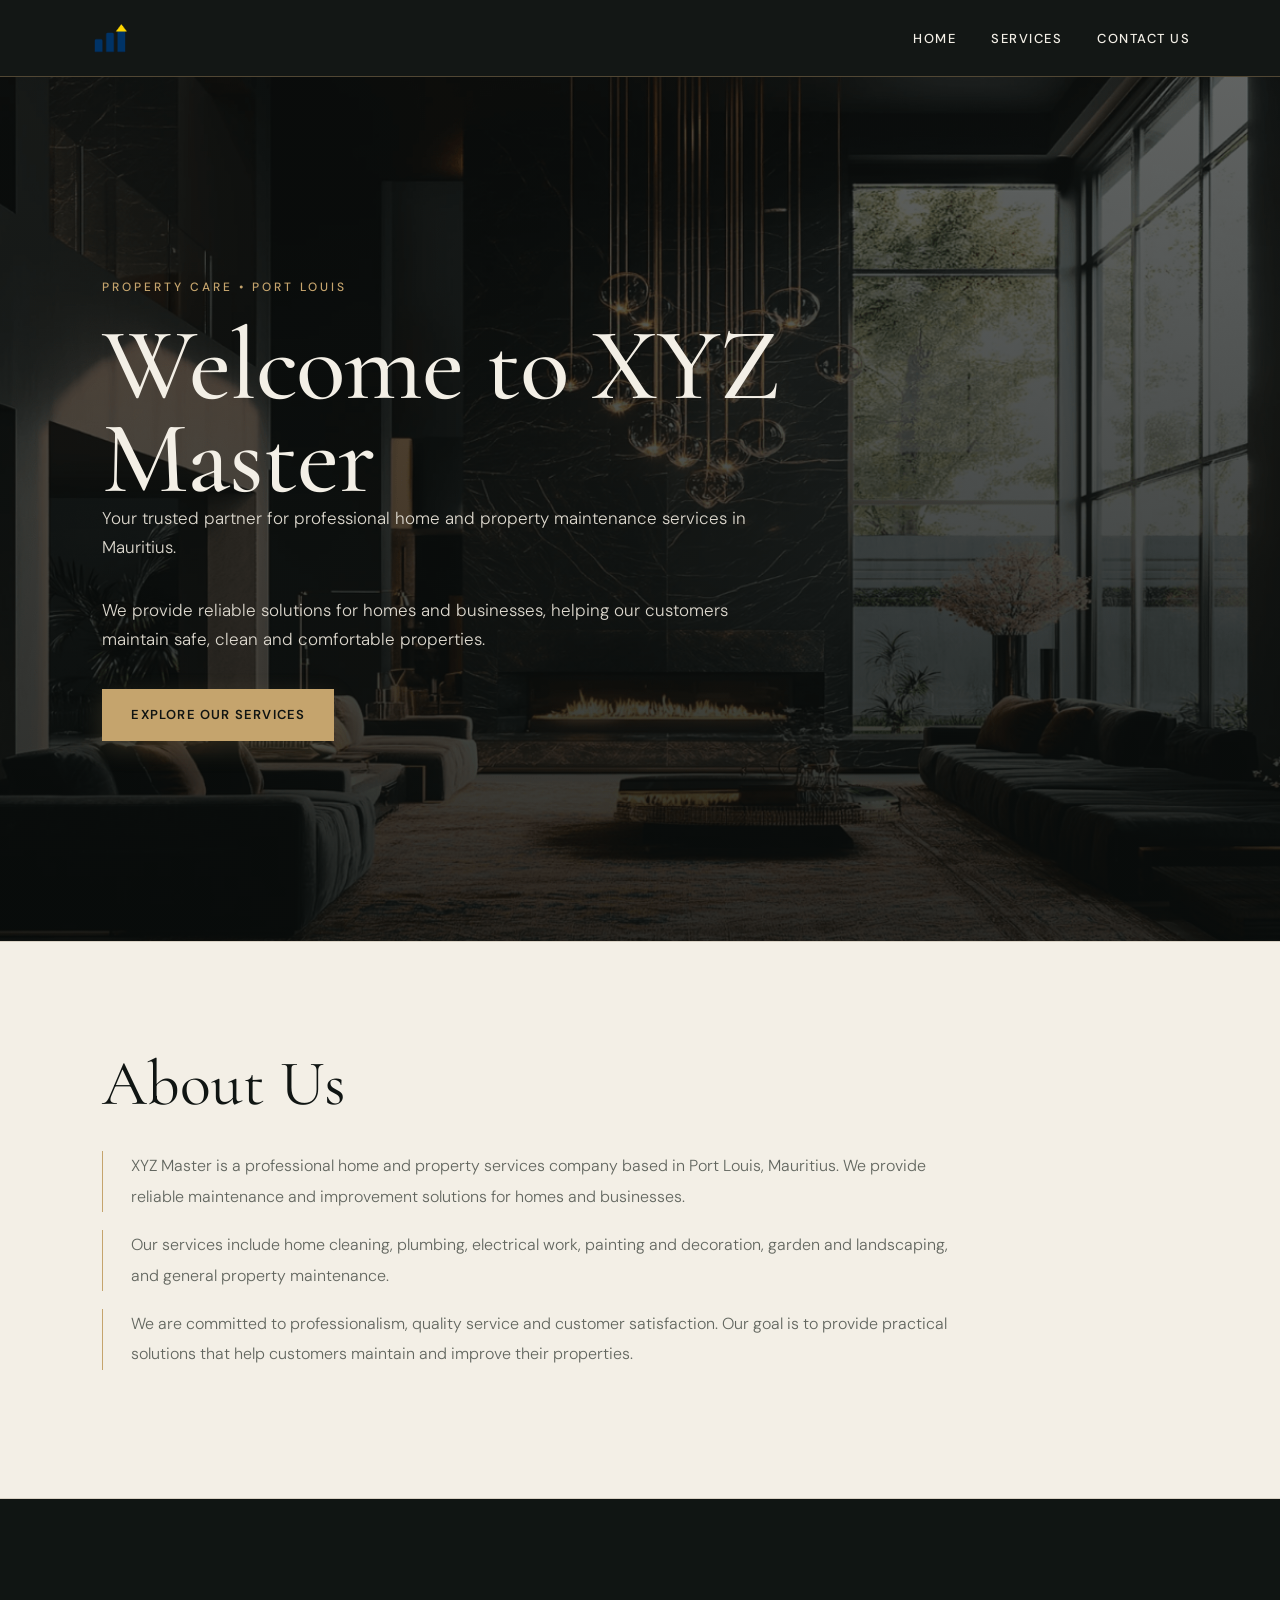
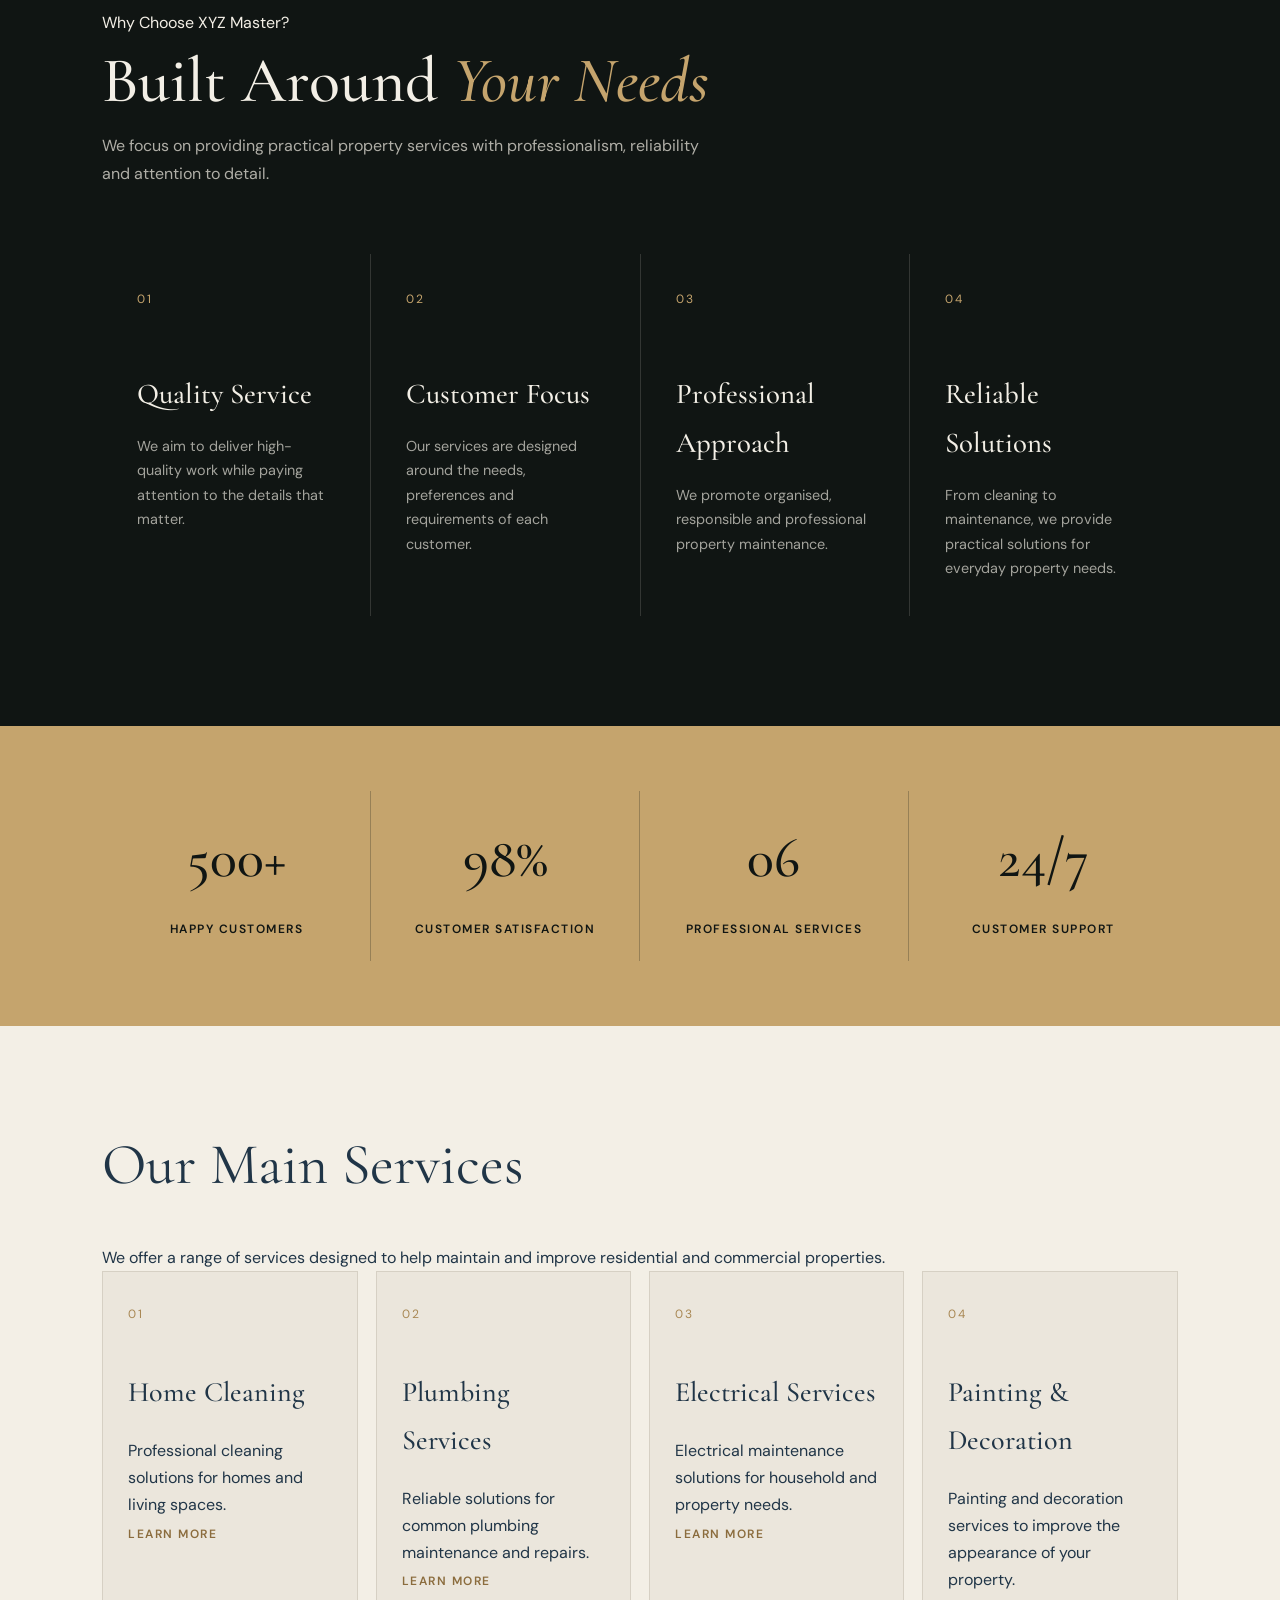
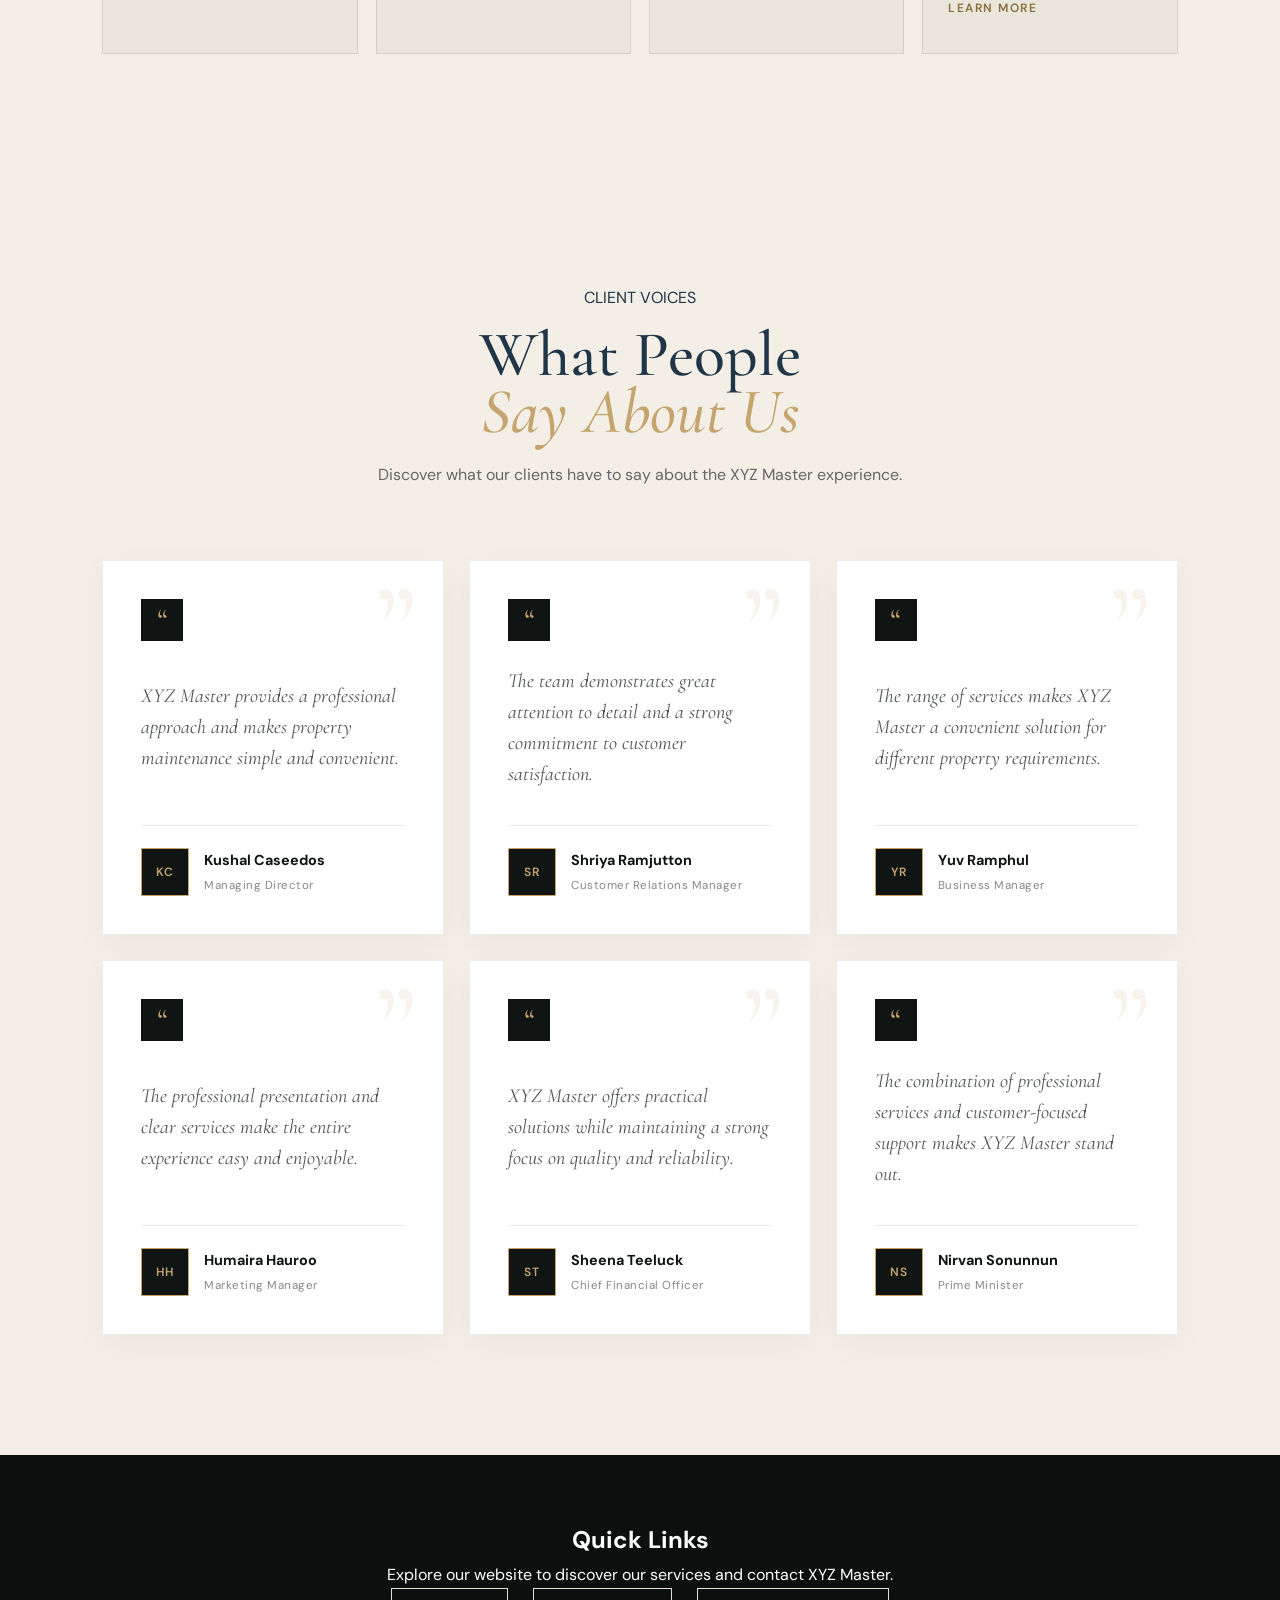
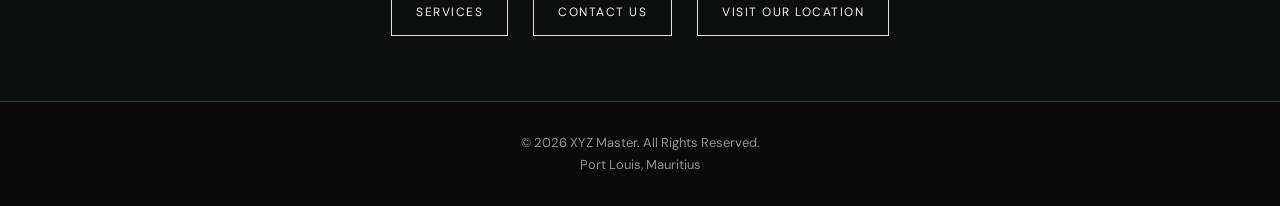
<file: Web Applications /index.html>
<!DOCTYPE html>
<html lang="en">

<head>
    <!-- Defines the character encoding -->
    <meta charset="UTF-8">

    <!-- Makes the website responsive on different screen sizes -->
    <meta name="viewport" content="width=device-width, initial-scale=1.0">

    <!-- Title displayed on the browser tab -->
    <title>XYZ Master | Home</title>

    <!-- Connects the page to the group's CSS file -->
    <link rel="stylesheet" href="css/style.css">

    <!-- Website logo -->
    <link rel="icon" type="image/png" href="images/logo.png">
</head>

<body>

    <!-- =========================
         NAVIGATION
         ========================= -->
    <header>

        <nav class="navbar">

            <!-- Company Logo -->
            <div class="logo">
                <a href="index.html">
                    <img src="images/logo.png"
                         alt="XYZ Master Logo"
                         style="height: 40px; width: auto;">
                </a>
            </div>

            <!-- Navigation Links -->
            <ul class="nav-links">

                <li>
                    <a href="index.html">Home</a>
                </li>

                <li>
                    <a href="services.html">Services</a>
                </li>

                <li>
                    <a href="contact.html">Contact Us</a>
                </li>

            </ul>

        </nav>

    </header>


    <!-- =========================
         HERO SECTION
         ========================= -->
    <section class="hero">

        <div class="hero-content">

            <h1>Welcome to XYZ Master</h1>

            <p>
                Your trusted partner for professional home and property
                maintenance services in Mauritius.
            </p>

            <p>
                We provide reliable solutions for homes and businesses,
                helping our customers maintain safe, clean and comfortable
                properties.
            </p>

            <!-- Link to Services page -->
            <a href="services.html" class="btn">
                Explore Our Services
            </a>

        </div>

    </section>


    <!-- =========================
         ABOUT US
         ========================= -->
    <section class="about">

        <h2>About Us</h2>

        <p>
            XYZ Master is a professional home and property services company
            based in Port Louis, Mauritius. We provide reliable maintenance
            and improvement solutions for homes and businesses.
        </p>

        <p>
            Our services include home cleaning, plumbing, electrical work,
            painting and decoration, garden and landscaping, and general
            property maintenance.
        </p>

        <p>
            We are committed to professionalism, quality service and customer
            satisfaction. Our goal is to provide practical solutions that
            help customers maintain and improve their properties.
        </p>

    </section>
<!-- =========================================================
     WHY CHOOSE XYZ MASTER
     ========================================================= -->

<section class="why-choose reveal">

    <div class="why-header reveal">

        <span class="section-label">Why Choose XYZ Master?</span>

        <h2>
            Built Around
            <span>Your Needs</span>
        </h2>

        <p>
            We focus on providing practical property services
            with professionalism, reliability and attention to detail.
        </p>

    </div>


    <div class="why-grid">

        <div class="why-card reveal reveal-delay-1">

            <span class="why-number">01</span>

            <h3>Quality Service</h3>

            <p>
                We aim to deliver high-quality work while paying
                attention to the details that matter.
            </p>

        </div>


        <div class="why-card reveal reveal-delay-2">

            <span class="why-number">02</span>

            <h3>Customer Focus</h3>

            <p>
                Our services are designed around the needs,
                preferences and requirements of each customer.
            </p>

        </div>


        <div class="why-card reveal reveal-delay-3">

            <span class="why-number">03</span>

            <h3>Professional Approach</h3>

            <p>
                We promote organised, responsible and
                professional property maintenance.
            </p>

        </div>


        <div class="why-card reveal reveal-delay-4">

            <span class="why-number">04</span>

            <h3>Reliable Solutions</h3>

            <p>
                From cleaning to maintenance, we provide
                practical solutions for everyday property needs.
            </p>

        </div>

    </div>

</section>
<!-- =========================================================
     STATISTICS SECTION
     ========================================================= -->

<section class="statistics">

    <div class="stats-container">

        <div class="stat-item reveal">

            <strong>500+</strong>

            <span>Happy Customers</span>

        </div>


        <div class="stat-item reveal reveal-delay-1">

            <strong>98%</strong>

            <span>Customer Satisfaction</span>

        </div>


        <div class="stat-item reveal reveal-delay-2">

            <strong>06</strong>

            <span>Professional Services</span>

        </div>


        <div class="stat-item reveal reveal-delay-3">

            <strong>24/7</strong>

            <span>Customer Support</span>

        </div>

    </div>

</section>

   <!-- =========================
     OUR MAIN SERVICES
     ========================= -->
<section class="home-services">

    <h2 class="reveal">Our Main Services</h2>

    <p class="reveal">
        We offer a range of services designed to help maintain and improve
        residential and commercial properties.
    </p>

    <div class="home-service-container">


        <!-- Cleaning -->
        <div class="home-service-box reveal reveal-delay-1">

            <h3>Home Cleaning</h3>

            <p>
                Professional cleaning solutions for homes and living spaces.
            </p>

            <a href="services.html">
                Learn More
            </a>

        </div>


        <!-- Plumbing -->
        <div class="home-service-box reveal reveal-delay-2">

            <h3>Plumbing Services</h3>

            <p>
                Reliable solutions for common plumbing maintenance and repairs.
            </p>

            <a href="services.html">
                Learn More
            </a>

        </div>


        <!-- Electrical -->
        <div class="home-service-box reveal reveal-delay-3">

            <h3>Electrical Services</h3>

            <p>
                Electrical maintenance solutions for household and property needs.
            </p>

            <a href="services.html">
                Learn More
            </a>

        </div>


        <!-- Painting -->
        <div class="home-service-box reveal reveal-delay-4">

            <h3>Painting &amp; Decoration</h3>

            <p>
                Painting and decoration services to improve the appearance
                of your property.
            </p>

            <a href="services.html">
                Learn More
            </a>

        </div>


    </div>

</section>
    <!-- =========================================================
     TESTIMONIALS SECTION
     ========================================================= -->

<section class="testimonials">

    <div class="testimonials-header reveal">

        <span class="section-label">CLIENT VOICES</span>

        <h2>
            What People
            <span>Say About Us</span>
        </h2>

        <p>
            Discover what our clients have to say about the
            XYZ Master experience.
        </p>

    </div>


    <div class="testimonial-grid">


        <!-- TESTIMONIAL 01 -->

        <article class="testimonial-card reveal">

            <div class="quote-mark">“</div>

            <p>
                XYZ Master provides a professional approach and
                makes property maintenance simple and convenient.
            </p>

            <div class="testimonial-person">

                <div class="person-avatar">KC</div>

                <div>
                    <strong>Kushal Caseedos</strong>
                    <span>Managing Director</span>
                </div>

            </div>

        </article>


        <!-- TESTIMONIAL 02 -->

        <article class="testimonial-card reveal reveal-delay-1">

            <div class="quote-mark">“</div>

            <p>
                The team demonstrates great attention to detail
                and a strong commitment to customer satisfaction.
            </p>

            <div class="testimonial-person">

                <div class="person-avatar">SR</div>

                <div>
                    <strong>Shriya Ramjutton</strong>
                    <span>Customer Relations Manager</span>
                </div>

            </div>

        </article>


        <!-- TESTIMONIAL 03 -->

        <article class="testimonial-card reveal reveal-delay-2">

            <div class="quote-mark">“</div>

            <p>
                The range of services makes XYZ Master a convenient
                solution for different property requirements.
            </p>

            <div class="testimonial-person">

                <div class="person-avatar">YR</div>

                <div>
                    <strong>Yuv Ramphul</strong>
                    <span>Business Manager</span>
                </div>

            </div>

        </article>


        <!-- TESTIMONIAL 04 -->

        <article class="testimonial-card reveal">

            <div class="quote-mark">“</div>

            <p>
                The professional presentation and clear services
                make the entire experience easy and enjoyable.
            </p>

            <div class="testimonial-person">

                <div class="person-avatar">HH</div>

                <div>
                    <strong>Humaira Hauroo</strong>
                    <span>Marketing Manager</span>
                </div>

            </div>

        </article>


        <!-- TESTIMONIAL 05 -->

        <article class="testimonial-card reveal reveal-delay-1">

            <div class="quote-mark">“</div>

            <p>
                XYZ Master offers practical solutions while
                maintaining a strong focus on quality and reliability.
            </p>

            <div class="testimonial-person">

                <div class="person-avatar">ST</div>

                <div>
                    <strong>Sheena Teeluck</strong>
                    <span>Chief Financial Officer</span>
                </div>

            </div>

        </article>


        <!-- TESTIMONIAL 06 -->

        <article class="testimonial-card reveal reveal-delay-2">

            <div class="quote-mark">“</div>

            <p>
                The combination of professional services and
                customer-focused support makes XYZ Master stand out.
            </p>

            <div class="testimonial-person">

                <div class="person-avatar">NS</div>

                <div>
                    <strong>Nirvan Sonunnun</strong>
                    <span>Prime Minister</span>
                </div>

            </div>

        </article>


    </div>

</section>


    <!-- =========================
         QUICK LINKS
         ========================= -->
    <section class="quick-links">

        <h2>Quick Links</h2>

        <p>
            Explore our website to discover our services and contact XYZ Master.
        </p>

        <div class="links">

            <!-- Services hyperlink -->
            <a href="services.html">
                Services
            </a>

            <!-- Contact hyperlink -->
            <a href="contact.html">
                Contact Us
            </a>

            <!-- External Google Maps hyperlink -->
            <a href="https://maps.app.goo.gl/Q2hWe1voV7C2BGz87"
               target="_blank"
               rel="noopener noreferrer">
                Visit Our Location
            </a>

        </div>

    </section>


    <!-- =========================
         FOOTER
         ========================= -->
    <footer>

        <p>
            &copy; 2026 XYZ Master. All Rights Reserved.
        </p>

        <p>
            Port Louis, Mauritius
        </p>

    </footer>
<script src="https://cdn.botpress.cloud/webchat/v3.7/inject.js"></script>
<script src="https://files.bpcontent.cloud/2026/05/06/06/20260506062229-XSVPEEMQ.js" defer></script>
<script src="js/script.js"></script>
</body>

</html>
</body>
</html>
</file>
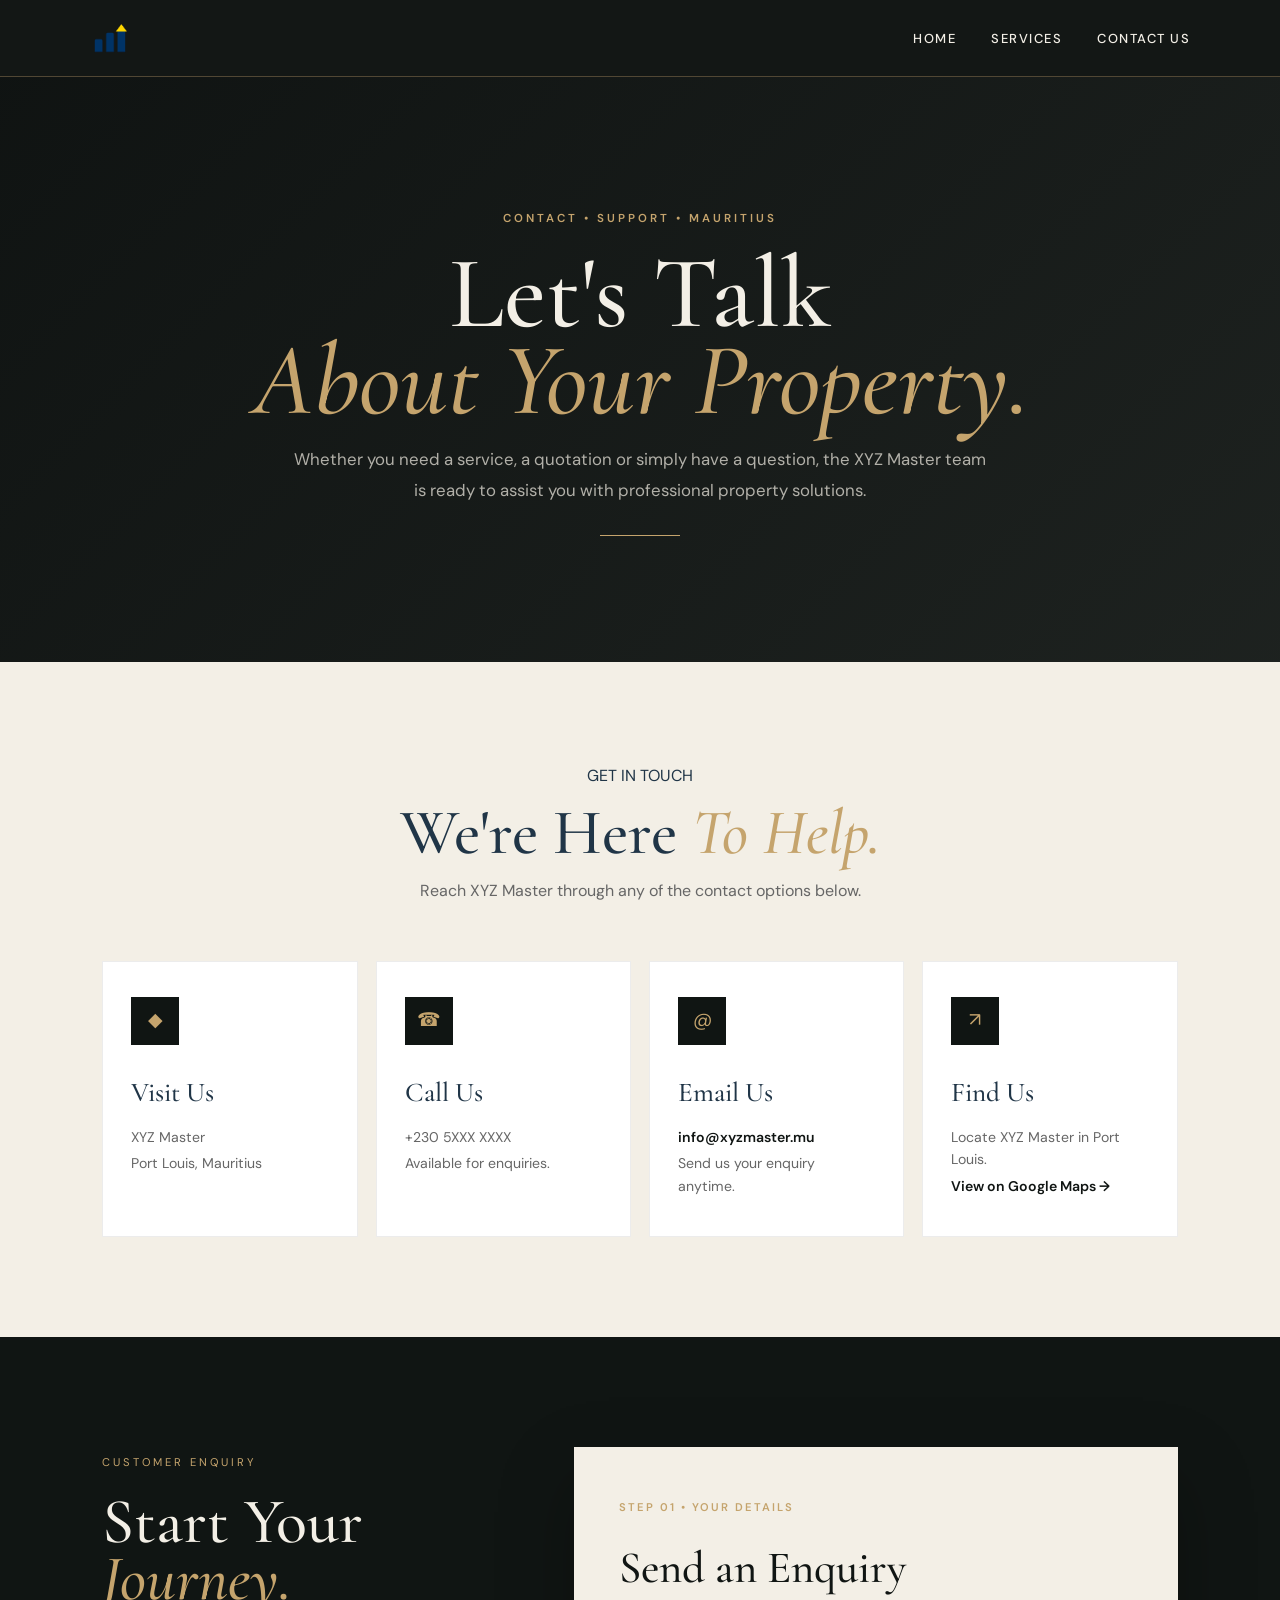
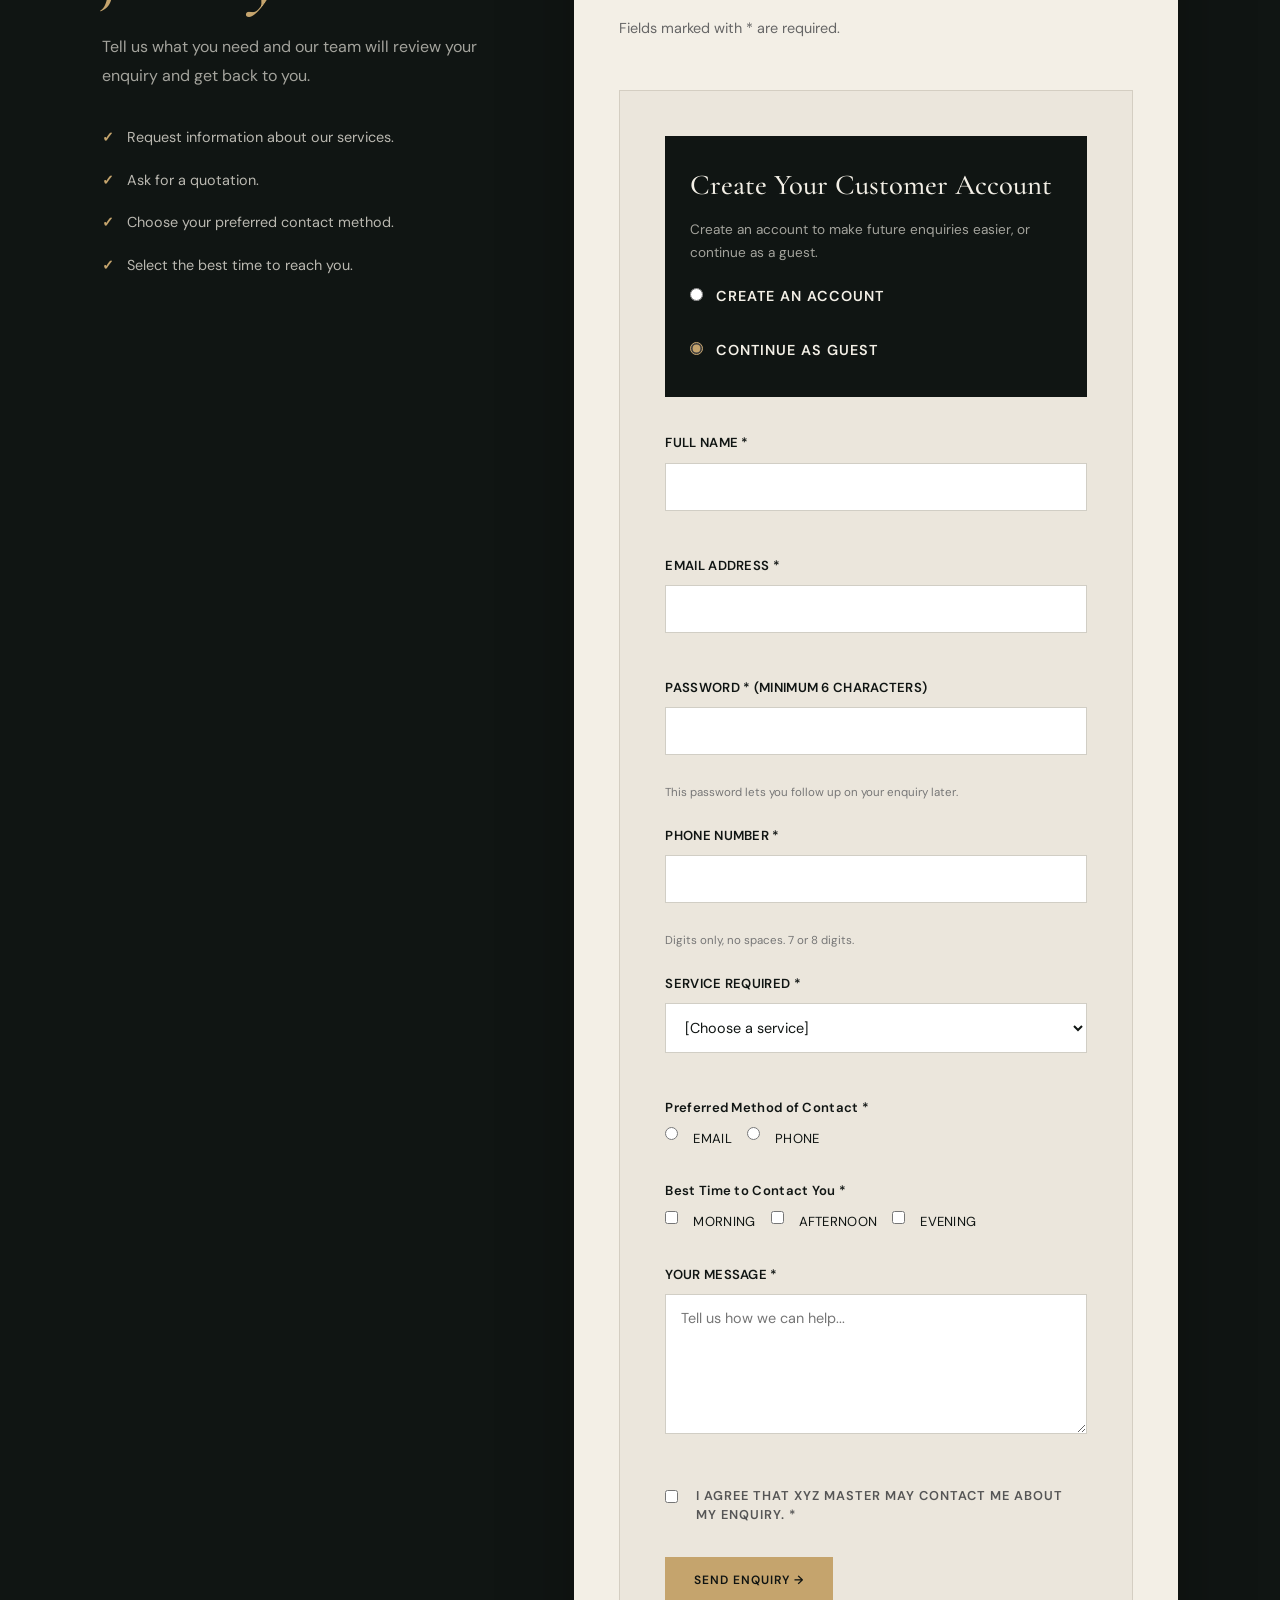
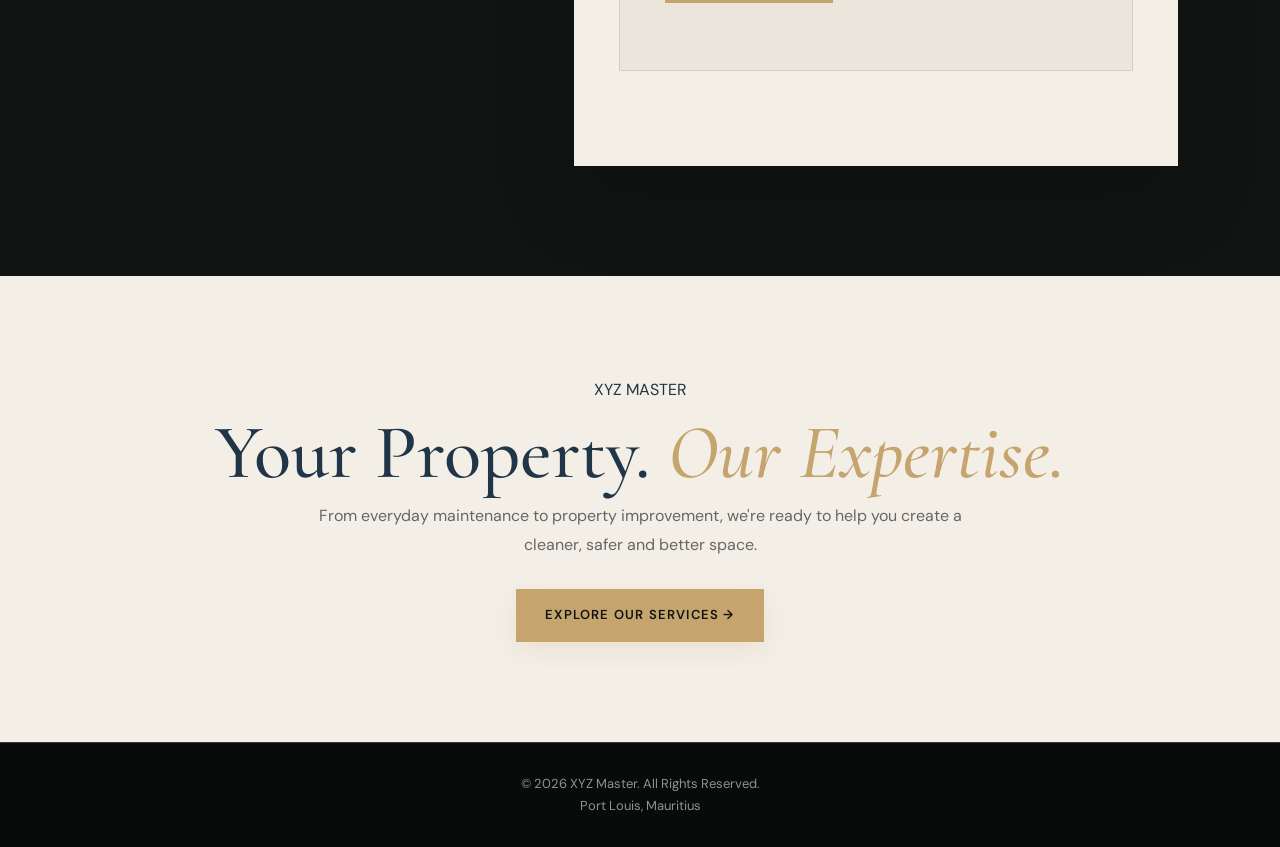
<file: Web Applications /contact.html>
<!DOCTYPE html>
<html lang="en">

<head>

    <meta charset="UTF-8">

    <meta name="viewport" content="width=device-width, initial-scale=1.0">

    <title>XYZ Master | Contact Us</title>

    <link rel="stylesheet" href="css/style.css">

    <link rel="icon" type="image/png" href="images/logo.png">


    <!-- =====================================================
         CONTACT PAGE INTERNAL CSS
         These styles are specifically for the Contact page.
         ===================================================== -->

    <style>

        /* =====================================================
           CONTACT HERO
           ===================================================== */

        .contact-hero {
            min-height: 65vh;

            display: flex;
            align-items: center;
            justify-content: center;

            padding: 100px 8%;

            background:
                linear-gradient(
                    135deg,
                    rgba(11, 15, 14, 0.98),
                    rgba(16, 21, 19, 0.94)
                );

            color: #f3efe6;

            text-align: center;
        }

        .contact-hero-content {
            max-width: 850px;
        }

        .contact-label {
            display: inline-block;

            color: #c5a46d;

            font-size: 0.72rem;
            font-weight: 600;

            letter-spacing: 3px;
        }

        .contact-hero h1 {
            margin: 20px 0;

            font-family: "Cormorant Garamond", serif;

            font-size: clamp(4rem, 8vw, 7rem);

            line-height: 0.85;

            font-weight: 500;
        }

        .contact-hero h1 span {
            display: block;

            color: #c5a46d;

            font-style: italic;
        }

        .contact-hero p {
            max-width: 700px;

            margin: auto;

            color: rgba(243, 239, 230, 0.7);

            line-height: 1.8;

            font-size: 1.05rem;
        }

        .contact-hero-line {
            width: 80px;
            height: 1px;

            margin: 30px auto 0;

            background: #c5a46d;
        }


        /* =====================================================
           CONTACT INFORMATION
           ===================================================== */

        .contact-details-premium {
            padding: 100px 8%;

            background: #f3efe6;
        }

        .contact-details-header {
            max-width: 700px;

            margin: 0 auto 55px;

            text-align: center;
        }

        .contact-details-header h2 {
            margin: 15px 0;

            font-family: "Cormorant Garamond", serif;

            font-size: clamp(3rem, 5vw, 5rem);

            line-height: 0.9;

            font-weight: 500;
        }

        .contact-details-header h2 span {
            color: #c5a46d;

            font-style: italic;
        }

        .contact-details-header p {
            color: #666;

            line-height: 1.8;
        }


        .contact-details-grid {
            max-width: 1200px;

            margin: auto;

            display: grid;

            grid-template-columns: repeat(4, 1fr);

            gap: 18px;
        }


        /* =====================================================
           CONTACT INFORMATION CARDS
           ===================================================== */

        .contact-detail-card {
            position: relative;

            padding: 35px 28px;

            min-height: 210px;

            background: #ffffff;

            border: 1px solid rgba(16, 21, 19, 0.08);

            overflow: hidden;

            transition:
                transform 0.4s ease,
                box-shadow 0.4s ease,
                border-color 0.4s ease;
        }

        .contact-detail-card::before {
            content: "";

            position: absolute;

            left: 0;
            top: 0;

            width: 3px;
            height: 0;

            background: #c5a46d;

            transition: height 0.4s ease;
        }

        .contact-detail-card:hover {
            transform: translateY(-8px);

            border-color: rgba(197, 164, 109, 0.5);

            box-shadow: 0 20px 45px rgba(16, 21, 19, 0.1);
        }

        .contact-detail-card:hover::before {
            height: 100%;
        }

        .contact-detail-icon {
            width: 48px;
            height: 48px;

            display: flex;
            align-items: center;
            justify-content: center;

            margin-bottom: 25px;

            background: #101513;

            color: #c5a46d;

            font-size: 1.2rem;
        }

        .contact-detail-card h3 {
            margin-bottom: 10px;

            font-family: "Cormorant Garamond", serif;

            font-size: 1.7rem;

            font-weight: 500;
        }

        .contact-detail-card p {
            margin: 4px 0;

            color: #666;

            font-size: 0.88rem;

            line-height: 1.6;
        }

        .contact-detail-card a {
            color: #101513;

            font-weight: 600;

            text-decoration: none;
        }

        .contact-detail-card a:hover {
            color: #c5a46d;
        }


        /* =====================================================
           ENQUIRY SECTION
           ===================================================== */

        .contact-enquiry {
            padding: 110px 8%;

            background: #101513;

            color: #f3efe6;
        }

        .contact-enquiry-container {
            max-width: 1200px;

            margin: auto;

            display: grid;

            grid-template-columns: 0.8fr 1.2fr;

            gap: 70px;

            align-items: start;
        }


        /* =====================================================
           ENQUIRY INTRO
           ===================================================== */

        .enquiry-intro {
            position: sticky;

            top: 120px;
        }

        .enquiry-intro .section-label {
            color: #c5a46d;

            font-size: 0.7rem;

            letter-spacing: 3px;
        }

        .enquiry-intro h2 {
            margin: 18px 0 25px;

            font-family: "Cormorant Garamond", serif;

            font-size: clamp(3rem, 5vw, 5rem);

            line-height: 0.9;

            font-weight: 500;
        }

        .enquiry-intro h2 span {
            display: block;

            color: #c5a46d;

            font-style: italic;
        }

        .enquiry-intro > p {
            color: rgba(243, 239, 230, 0.65);

            line-height: 1.8;
        }

        .enquiry-points {
            margin-top: 35px;

            padding: 0;

            list-style: none;
        }

        .enquiry-points li {
            margin-bottom: 18px;

            padding-left: 25px;

            position: relative;

            color: rgba(243, 239, 230, 0.75);

            font-size: 0.9rem;
        }

        .enquiry-points li::before {
            content: "✓";

            position: absolute;

            left: 0;

            color: #c5a46d;

            font-weight: bold;
        }


        /* =====================================================
           FORM PANEL
           ===================================================== */

        .premium-contact-form {
            padding: 45px;

            background: #f3efe6;

            color: #101513;

            box-shadow: 0 30px 70px rgba(0, 0, 0, 0.25);
        }

        .form-heading {
            margin-bottom: 35px;
        }

        .form-heading span {
            color: #c5a46d;

            font-size: 0.7rem;

            letter-spacing: 2px;

            font-weight: 600;
        }

        .form-heading h2 {
            margin: 10px 0;

            font-family: "Cormorant Garamond", serif;

            font-size: 2.8rem;

            font-weight: 500;
        }

        .form-heading p {
            color: #666;

            font-size: 0.9rem;
        }


        /* =====================================================
           ACCOUNT OPTION
           ===================================================== */

        .account-option {
            margin-bottom: 35px;

            padding: 25px;

            background: #101513;

            color: #f3efe6;
        }

        .account-option h3 {
            margin-bottom: 8px;

            font-family: "Cormorant Garamond", serif;

            font-size: 1.8rem;

            font-weight: 500;
        }

        .account-option p {
            margin-bottom: 20px;

            color: rgba(243, 239, 230, 0.65);

            font-size: 0.85rem;
        }

        .account-choice {
            display: flex;

            flex-wrap: wrap;

            gap: 20px;
        }

        .account-choice label {
            cursor: pointer;

            color: #f3efe6;

            font-size: 0.9rem;
        }

        .account-choice input {
            accent-color: #c5a46d;

            margin-right: 7px;
        }


        /* =====================================================
           ACCOUNT FIELDS
           ===================================================== */

        .account-fields {
            display: none;

            margin-bottom: 30px;

            padding: 25px;

            border: 1px solid rgba(197, 164, 109, 0.45);

            background: rgba(197, 164, 109, 0.06);
        }

        .account-fields.active {
            display: block;
        }

        .account-fields h3 {
            margin-bottom: 20px;

            font-family: "Cormorant Garamond", serif;

            font-size: 1.8rem;

            font-weight: 500;
        }


        /* =====================================================
           FORM ROWS
           ===================================================== */

        .premium-form-row {
            margin-bottom: 22px;
        }

        .premium-form-row label,
        .premium-group-title {
            display: block;

            margin-bottom: 8px;

            color: #101513;

            font-size: 0.82rem;

            font-weight: 600;

            letter-spacing: 0.3px;
        }

        .premium-form-row input[type="text"],
        .premium-form-row input[type="email"],
        .premium-form-row input[type="password"],
        .premium-form-row select,
        .premium-form-row textarea {
            width: 100%;

            box-sizing: border-box;

            padding: 14px 15px;

            border: 1px solid #d1cec5;

            border-radius: 0;

            background: #ffffff;

            color: #101513;

            font-family: inherit;

            font-size: 0.9rem;

            outline: none;

            transition:
                border-color 0.3s ease,
                box-shadow 0.3s ease;
        }

        .premium-form-row input:focus,
        .premium-form-row select:focus,
        .premium-form-row textarea:focus {
            border-color: #c5a46d;

            box-shadow: 0 0 0 3px rgba(197, 164, 109, 0.12);
        }

        .premium-form-row textarea {
            resize: vertical;

            min-height: 140px;
        }

        .premium-form-row small {
            display: block;

            margin-top: 6px;

            color: #777;

            font-size: 0.72rem;
        }


        /* =====================================================
           RADIO & CHECKBOX GROUPS
           ===================================================== */

        .choice-group {
            display: flex;

            flex-wrap: wrap;

            gap: 15px;
        }

        .choice-label {
            display: inline-flex !important;

            align-items: center;

            gap: 7px;

            font-weight: normal !important;

            cursor: pointer;
        }

        .choice-label input {
            accent-color: #c5a46d;
        }


        /* =====================================================
           CONSENT
           ===================================================== */

        .consent-row {
            display: flex;

            gap: 10px;

            align-items: flex-start;

            margin-bottom: 25px;
        }

        .consent-row input {
            margin-top: 4px;

            accent-color: #c5a46d;
        }

        .consent-row label {
            color: #555;

            font-size: 0.8rem;

            line-height: 1.5;
        }


        /* =====================================================
           SUBMIT BUTTON
           ===================================================== */

        .premium-submit {
            width: 100%;

            padding: 16px;

            border: none;

            background: #101513;

            color: #f3efe6;

            cursor: pointer;

            font-size: 0.82rem;

            font-weight: 600;

            letter-spacing: 1.5px;

            text-transform: uppercase;

            transition:
                background 0.3s ease,
                transform 0.3s ease;
        }

        .premium-submit:hover {
            background: #c5a46d;

            color: #101513;

            transform: translateY(-3px);
        }


        /* =====================================================
           BOTTOM CTA
           ===================================================== */

        .contact-bottom-cta {
            padding: 100px 8%;

            background: #f3efe6;

            text-align: center;
        }

        .contact-bottom-cta h2 {
            margin: 15px 0;

            font-family: "Cormorant Garamond", serif;

            font-size: clamp(3rem, 6vw, 5.5rem);

            line-height: 0.9;

            font-weight: 500;
        }

        .contact-bottom-cta h2 span {
            color: #c5a46d;

            font-style: italic;
        }

        .contact-bottom-cta p {
            max-width: 650px;

            margin: 0 auto 30px;

            color: #666;

            line-height: 1.8;
        }


        /* =====================================================
           RESPONSIVE
           ===================================================== */

        @media (max-width: 1000px) {

            .contact-details-grid {
                grid-template-columns: repeat(2, 1fr);
            }

            .contact-enquiry-container {
                grid-template-columns: 1fr;

                gap: 50px;
            }

            .enquiry-intro {
                position: static;
            }

        }


        @media (max-width: 600px) {

            .contact-hero {
                padding: 80px 5%;
            }

            .contact-details-premium {
                padding: 80px 5%;
            }

            .contact-details-grid {
                grid-template-columns: 1fr;
            }

            .contact-enquiry {
                padding: 80px 5%;
            }

            .premium-contact-form {
                padding: 25px;
            }

            .account-choice {
                flex-direction: column;

                gap: 12px;
            }

            .contact-bottom-cta {
                padding: 80px 5%;
            }

        }

    </style>

</head>


<body>


    <!-- =====================================================
         NAVIGATION
         ===================================================== -->

    <header>

        <nav class="navbar">

            <div class="logo">

                <a href="index.html">

                    <img
                        src="images/logo.png"
                        alt="XYZ Master Logo"
                        style="height: 40px; width: auto;"
                    >

                </a>

            </div>


            <ul class="nav-links">

                <li>
                    <a href="index.html">Home</a>
                </li>

                <li>
                    <a href="services.html">Services</a>
                </li>

                <li>
                    <a href="contact.html">Contact Us</a>
                </li>

            </ul>

        </nav>

    </header>


    <main>


        <!-- =====================================================
             PREMIUM CONTACT HERO
             ===================================================== -->

        <section class="contact-hero">

            <div class="contact-hero-content reveal">

                <span class="contact-label">
                    CONTACT • SUPPORT • MAURITIUS
                </span>

                <h1>
                    Let's Talk
                    <span>About Your Property.</span>
                </h1>

                <p>
                    Whether you need a service, a quotation or simply
                    have a question, the XYZ Master team is ready to
                    assist you with professional property solutions.
                </p>

                <div class="contact-hero-line"></div>

            </div>

        </section>


        <!-- =====================================================
             CONTACT DETAILS
             ===================================================== -->

        <section class="contact-details-premium">

            <div class="contact-details-header reveal">

                <span class="section-label">
                    GET IN TOUCH
                </span>

                <h2>
                    We're Here
                    <span>To Help.</span>
                </h2>

                <p>
                    Reach XYZ Master through any of the contact
                    options below.
                </p>

            </div>


            <div class="contact-details-grid">


                <!-- ADDRESS -->

                <article class="contact-detail-card reveal reveal-delay-1">

                    <div class="contact-detail-icon">
                        ◆
                    </div>

                    <h3>Visit Us</h3>

                    <p>XYZ Master</p>

                    <p>Port Louis, Mauritius</p>

                </article>


                <!-- PHONE -->

                <article class="contact-detail-card reveal reveal-delay-2">

                    <div class="contact-detail-icon">
                        ☎
                    </div>

                    <h3>Call Us</h3>

                    <p>+230 5XXX XXXX</p>

                    <p>Available for enquiries.</p>

                </article>


                <!-- EMAIL -->

                <article class="contact-detail-card reveal reveal-delay-3">

                    <div class="contact-detail-icon">
                        @
                    </div>

                    <h3>Email Us</h3>

                    <p>
                        <a href="mailto:info@xyzmaster.mu">
                            info@xyzmaster.mu
                        </a>
                    </p>

                    <p>Send us your enquiry anytime.</p>

                </article>


                <!-- MAP -->

                <article class="contact-detail-card reveal reveal-delay-4">

                    <div class="contact-detail-icon">
                        ↗
                    </div>

                    <h3>Find Us</h3>

                    <p>
                        Locate XYZ Master in Port Louis.
                    </p>

                    <p>
                        <a
                            href="https://maps.app.goo.gl/Q2hWe1voV7C2BGz87"
                            target="_blank"
                            rel="noopener noreferrer"
                        >
                            View on Google Maps →
                        </a>
                    </p>

                </article>

            </div>

        </section>


        <!-- =====================================================
             ENQUIRY AREA
             ===================================================== -->

        <section class="contact-enquiry">

            <div class="contact-enquiry-container">


                <!-- LEFT INFORMATION -->

                <div class="enquiry-intro reveal">

                    <span class="section-label">
                        CUSTOMER ENQUIRY
                    </span>

                    <h2>
                        Start Your
                        <span>Journey.</span>
                    </h2>

                    <p>
                        Tell us what you need and our team will
                        review your enquiry and get back to you.
                    </p>


                    <ul class="enquiry-points">

                        <li>
                            Request information about our services.
                        </li>

                        <li>
                            Ask for a quotation.
                        </li>

                        <li>
                            Choose your preferred contact method.
                        </li>

                        <li>
                            Select the best time to reach you.
                        </li>

                    </ul>

                </div>


                <!-- =================================================
                     CONTACT FORM
                     ================================================= -->

                <div class="premium-contact-form reveal">


                    <div class="form-heading">

                        <span>
                            STEP 01 • YOUR DETAILS
                        </span>

                        <h2>
                            Send an Enquiry
                        </h2>

                        <p>
                            Fields marked with * are required.
                        </p>

                    </div>


                    <form
                        action=""
                        method="post"
                        name="contactForm"
                        onsubmit="return validate();"
                    >


                        <!-- =================================================
                             ACCOUNT OPTION
                             ================================================= -->

                        <div class="account-option">

                            <h3>
                                Create Your Customer Account
                            </h3>

                            <p>
                                Create an account to make future
                                enquiries easier, or continue as a guest.
                            </p>


                            <div class="account-choice">

                                <label>

                                    <input
                                        type="radio"
                                        name="accountType"
                                        value="create"
                                        id="createAccount"
                                    >

                                    Create an Account

                                </label>


                                <label>

                                    <input
                                        type="radio"
                                        name="accountType"
                                        value="guest"
                                        id="guestAccount"
                                        checked
                                    >

                                    Continue as Guest

                                </label>

                            </div>

                        </div>


                        <!-- =================================================
                             ACCOUNT CREATION FIELDS
                             ================================================= -->

                        <div
                            class="account-fields"
                            id="accountFields"
                        >

                            <h3>
                                Account Details
                            </h3>


                            <div class="premium-form-row">

                                <label for="username">
                                    Username *
                                </label>

                                <input
                                    type="text"
                                    id="username"
                                    name="username"
                                    maxlength="30"
                                >

                                <small>
                                    Choose a username for your customer account.
                                </small>

                            </div>


                            <div class="premium-form-row">

                                <label for="accountPassword">
                                    Account Password *
                                </label>

                                <input
                                    type="password"
                                    id="accountPassword"
                                    name="accountPassword"
                                    maxlength="30"
                                >

                                <small>
                                    Minimum 6 characters.
                                </small>

                            </div>


                            <div class="premium-form-row">

                                <label for="confirmPassword">
                                    Confirm Password *
                                </label>

                                <input
                                    type="password"
                                    id="confirmPassword"
                                    name="confirmPassword"
                                    maxlength="30"
                                >

                            </div>

                        </div>


                        <!-- =================================================
                             PERSONAL INFORMATION
                             ================================================= -->

                        <div class="premium-form-row">

                            <label for="fullName">
                                Full Name *
                            </label>

                            <input
                                type="text"
                                id="fullName"
                                name="fullName"
                                maxlength="50"
                            >

                        </div>


                        <div class="premium-form-row">

                            <label for="email">
                                Email Address *
                            </label>

                            <input
                                type="email"
                                id="email"
                                name="email"
                                maxlength="60"
                            >

                        </div>


                        <!-- =================================================
                             ORIGINAL PASSWORD REQUIREMENT
                             ================================================= -->

                        <div class="premium-form-row">

                            <label for="password">
                                Password * (minimum 6 characters)
                            </label>

                            <input
                                type="password"
                                id="password"
                                name="password"
                                maxlength="20"
                            >

                            <small>
                                This password lets you follow up on your enquiry later.
                            </small>

                        </div>


                        <!-- =================================================
                             PHONE
                             ================================================= -->

                        <div class="premium-form-row">

                            <label for="phone">
                                Phone Number *
                            </label>

                            <input
                                type="text"
                                id="phone"
                                name="phone"
                                maxlength="8"
                            >

                            <small>
                                Digits only, no spaces. 7 or 8 digits.
                            </small>

                        </div>


                        <!-- =================================================
                             SERVICE DROPDOWN
                             ================================================= -->

                        <div class="premium-form-row">

                            <label for="service">
                                Service Required *
                            </label>

                            <select
                                id="service"
                                name="service"
                            >

                                <option value="-1" selected>
                                    [Choose a service]
                                </option>

                                <option value="Home Cleaning">
                                    Home Cleaning
                                </option>

                                <option value="Plumbing">
                                    Plumbing Services
                                </option>

                                <option value="Electrical">
                                    Electrical Services
                                </option>

                                <option value="Painting and Decoration">
                                    Painting &amp; Decoration
                                </option>

                                <option value="Garden and Landscaping">
                                    Garden &amp; Landscaping
                                </option>

                                <option value="General Maintenance">
                                    General Property Maintenance
                                </option>

                                <option value="Other">
                                    Other
                                </option>

                            </select>

                        </div>


                        <!-- =================================================
                             RADIO BUTTONS
                             ================================================= -->

                        <div class="premium-form-row">

                            <p class="premium-group-title">
                                Preferred Method of Contact *
                            </p>

                            <div class="choice-group">

                                <label class="choice-label">

                                    <input
                                        type="radio"
                                        id="byEmail"
                                        name="contactMethod"
                                        value="Email"
                                    >

                                    Email

                                </label>


                                <label class="choice-label">

                                    <input
                                        type="radio"
                                        id="byPhone"
                                        name="contactMethod"
                                        value="Phone"
                                    >

                                    Phone

                                </label>

                            </div>

                        </div>


                        <!-- =================================================
                             CHECKBOXES
                             ================================================= -->

                        <div class="premium-form-row">

                            <p class="premium-group-title">
                                Best Time to Contact You *
                            </p>

                            <div class="choice-group">

                                <label class="choice-label">

                                    <input
                                        type="checkbox"
                                        id="morning"
                                        name="morning"
                                        value="on"
                                    >

                                    Morning

                                </label>


                                <label class="choice-label">

                                    <input
                                        type="checkbox"
                                        id="afternoon"
                                        name="afternoon"
                                        value="on"
                                    >

                                    Afternoon

                                </label>


                                <label class="choice-label">

                                    <input
                                        type="checkbox"
                                        id="evening"
                                        name="evening"
                                        value="on"
                                    >

                                    Evening

                                </label>

                            </div>

                        </div>


                        <!-- =================================================
                             MESSAGE
                             ================================================= -->

                        <div class="premium-form-row">

                            <label for="message">
                                Your Message *
                            </label>

                            <textarea
                                id="message"
                                name="message"
                                rows="5"
                                placeholder="Tell us how we can help..."
                            ></textarea>

                        </div>


                        <!-- =================================================
                             CONSENT
                             ================================================= -->

                        <div class="consent-row">

                            <input
                                type="checkbox"
                                id="consent"
                                name="consent"
                                value="on"
                            >

                            <label for="consent">

                                I agree that XYZ Master may contact me
                                about my enquiry. *

                            </label>

                        </div>


                        <!-- =================================================
                             SUBMIT
                             ================================================= -->

                        <input
                            type="submit"
                            value="Send Enquiry →"
                            class="premium-submit"
                        >

                    </form>

                </div>

            </div>

        </section>


        <!-- =====================================================
             FINAL CTA
             ===================================================== -->

        <section class="contact-bottom-cta">

            <div class="reveal">

                <span class="section-label">
                    XYZ MASTER
                </span>

                <h2>
                    Your Property.
                    <span>Our Expertise.</span>
                </h2>

                <p>
                    From everyday maintenance to property improvement,
                    we're ready to help you create a cleaner,
                    safer and better space.
                </p>

                <a href="services.html" class="btn">
                    Explore Our Services →
                </a>

            </div>

        </section>

    </main>


    <!-- =====================================================
         FOOTER
         ===================================================== -->

    <footer>

        <p>
            &copy; 2026 XYZ Master. All Rights Reserved.
        </p>

        <p>
            Port Louis, Mauritius
        </p>

    </footer>


    <!-- =====================================================
         BOTPRESS CHATBOT
         ===================================================== -->

    <script src="https://cdn.botpress.cloud/webchat/v3.7/inject.js"></script>

    <script
        src="https://files.bpcontent.cloud/2026/05/06/06/20260506062229-XSVPEEMQ.js"
        defer>
    </script>


    <!-- =====================================================
         EXTERNAL JAVASCRIPT
         ===================================================== -->

    <script src="js/script.js"></script>


</body>

</html>
</file>
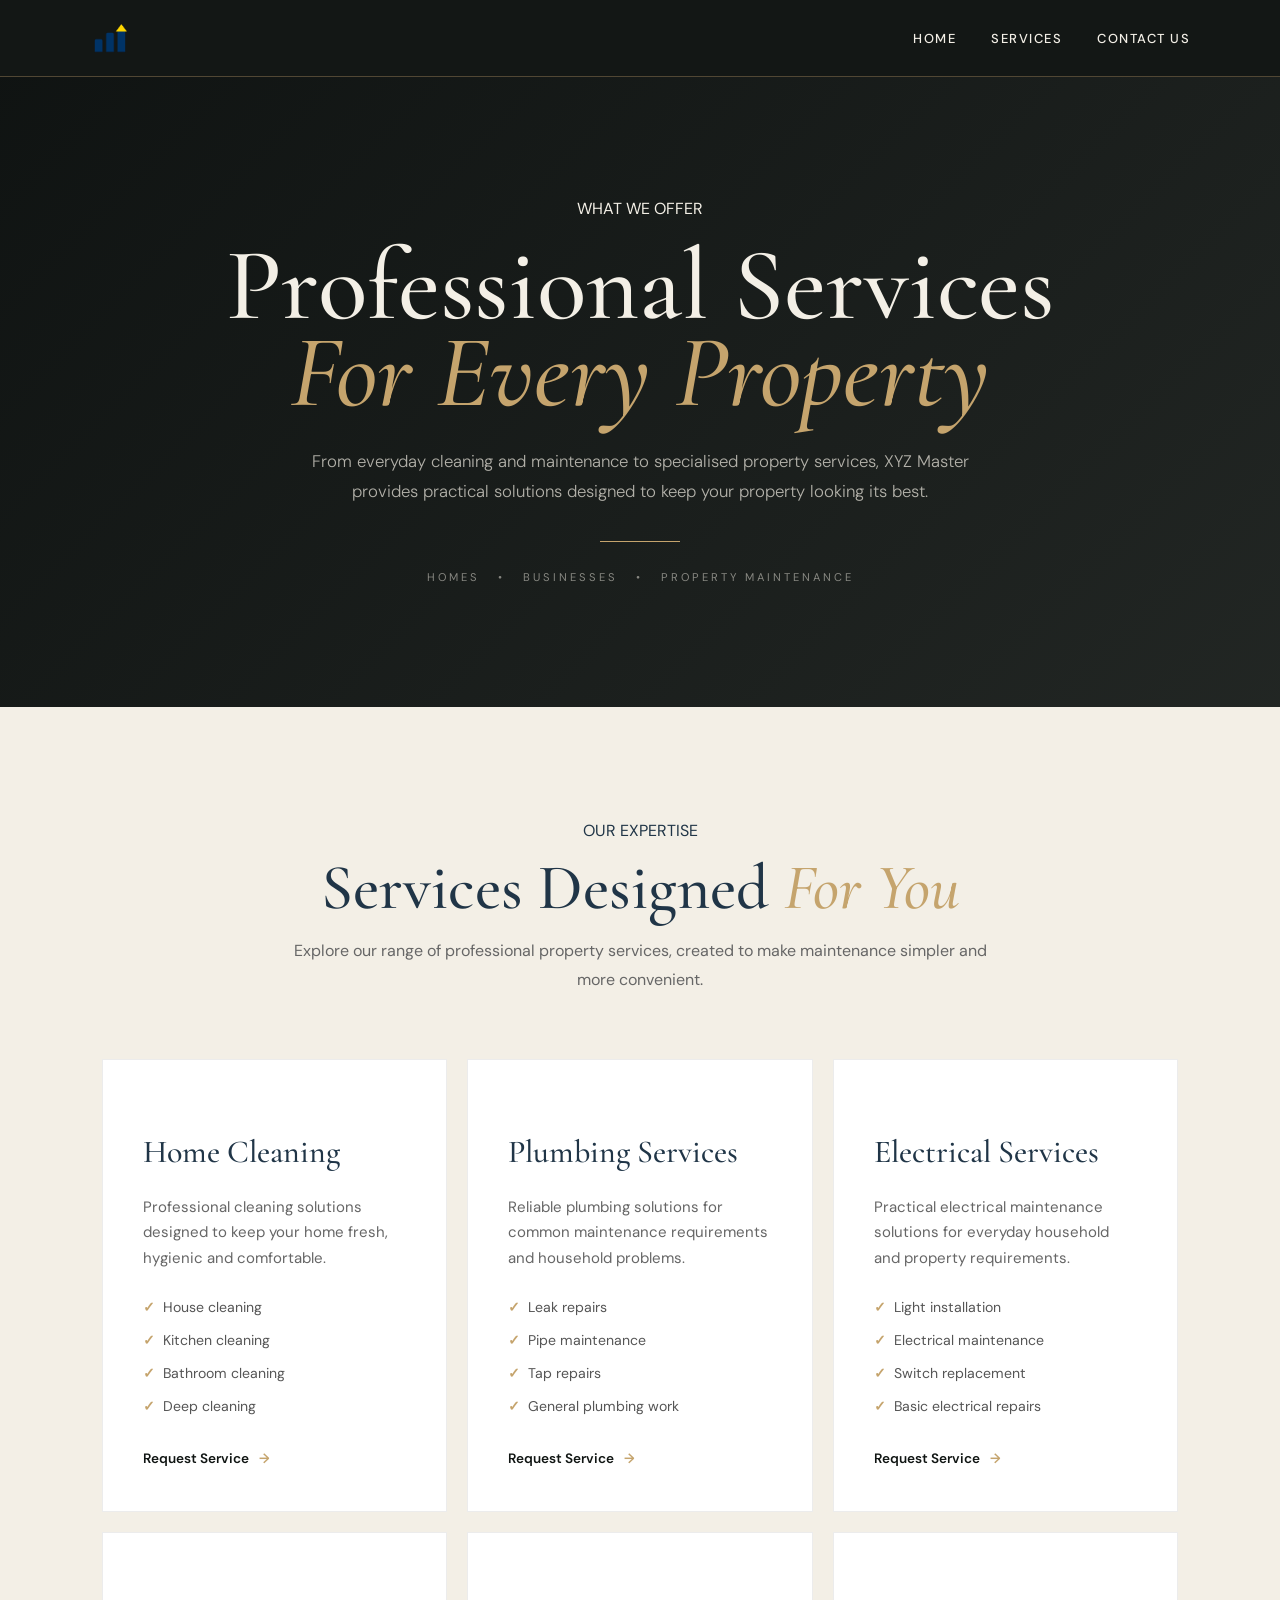
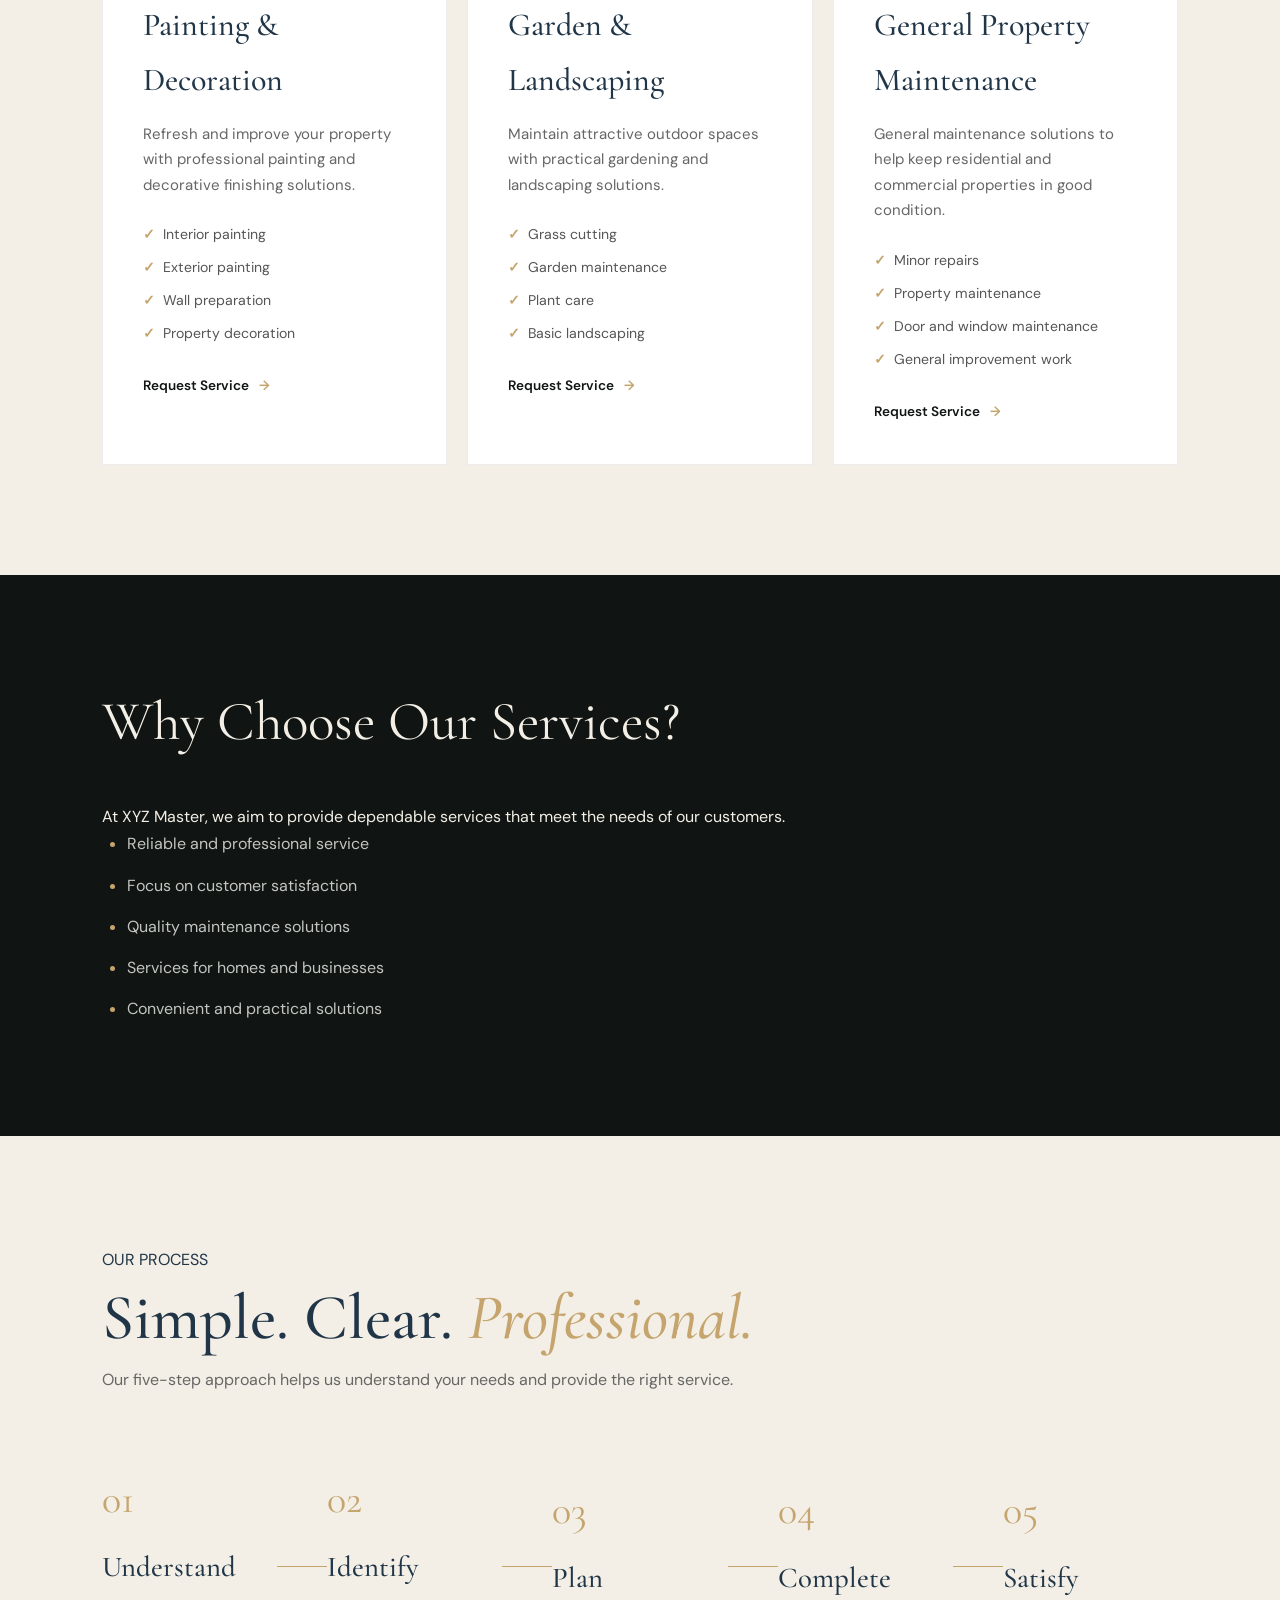
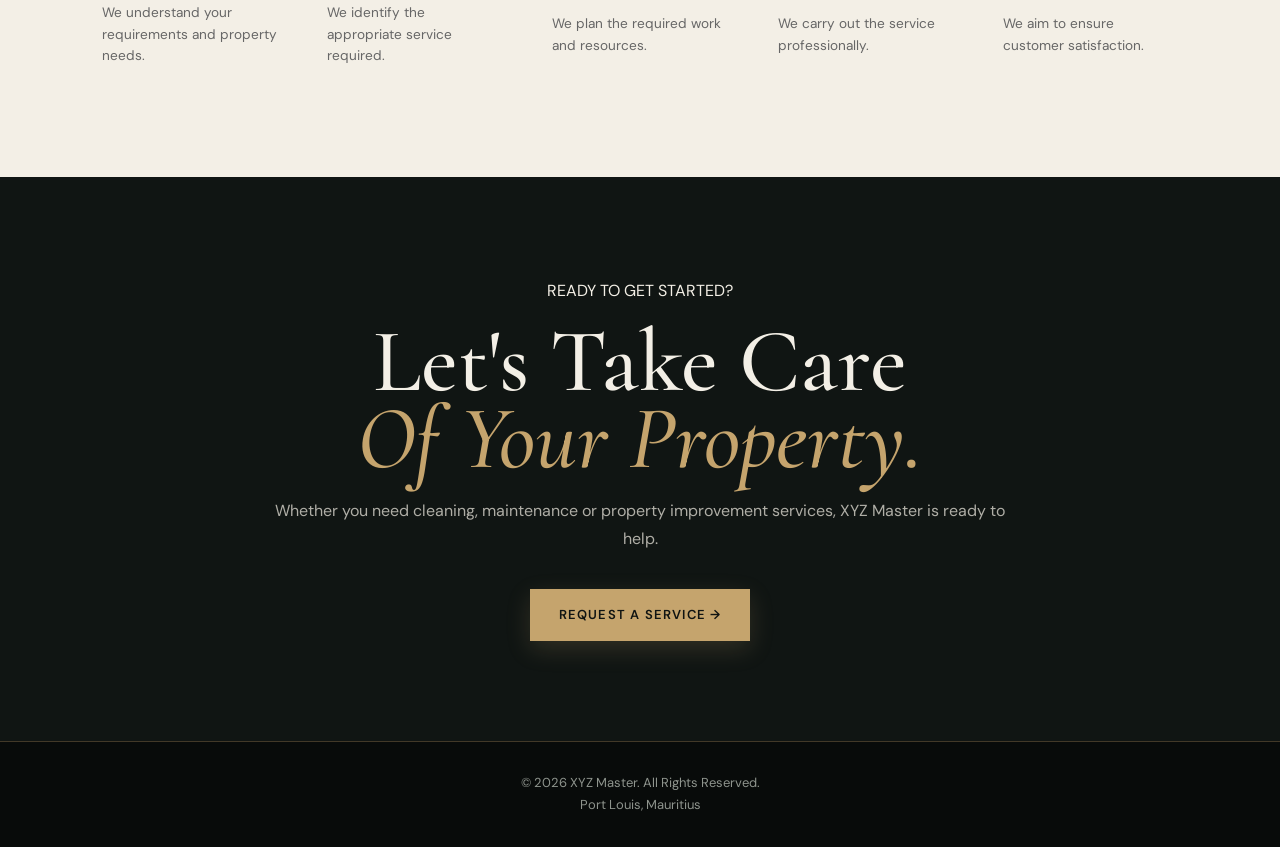
<file: Web Applications /services.html>
<!DOCTYPE html>
<html lang="en">

<head>
    <meta charset="UTF-8">

    <!-- Makes the website responsive on phones and tablets -->
    <meta name="viewport" content="width=device-width, initial-scale=1.0">

    <title>XYZ Master | Services</title>

    <!-- Connects this page to the group's CSS file -->
    <link rel="stylesheet" href="css/style.css">

    <!-- Website logo -->
    <link rel="icon" type="image/png" href="images/logo.png">
</head>

<body>

    <!-- =========================
         NAVIGATION BAR
         ========================= -->
    <header>
        <nav class="navbar">

            <!-- Company Logo -->
            <div class="logo">
                <a href="index.html">
                    <img src="images/logo.png"
                         alt="XYZ Master Logo"
                         style="height: 40px; width: auto;">
                </a>
            </div>

            <!-- Navigation Links -->
            <ul class="nav-links">
                <li>
                    <a href="index.html">Home</a>
                </li>

                <li>
                    <a href="services.html">Services</a>
                </li>

                <li>
                    <a href="contact.html">Contact Us</a>
                </li>
            </ul>

        </nav>
    </header>


    <!-- =========================
         MAIN CONTENT
         ========================= -->
    <main>

       <!-- =========================
     PREMIUM SERVICES INTRO
     ========================= -->
<section class="services-intro professional-services-intro">

    <div class="services-intro-content reveal">

        <span class="section-label">WHAT WE OFFER</span>

        <h1>
            Professional Services
            <span>For Every Property</span>
        </h1>

        <p>
            From everyday cleaning and maintenance to specialised
            property services, XYZ Master provides practical solutions
            designed to keep your property looking its best.
        </p>

        <div class="services-intro-line"></div>

        <small>
            HOMES &nbsp; • &nbsp; BUSINESSES &nbsp; • &nbsp; PROPERTY MAINTENANCE
        </small>

    </div>

</section>

       <!-- =========================
     PREMIUM SERVICE CARDS
     ========================= -->
<section class="services premium-services">

    <div class="services-heading reveal">

        <span class="section-label">OUR EXPERTISE</span>

        <h2>
            Services Designed
            <span>For You</span>
        </h2>

        <p>
            Explore our range of professional property services,
            created to make maintenance simpler and more convenient.
        </p>

    </div>


    <div class="service-container">


        <!-- =========================
             SERVICE 01
             ========================= -->
        <article class="service-card premium-service-card reveal reveal-delay-1">

            <div class="service-card-top">

            </div>

            <h3>Home Cleaning</h3>

            <p>
                Professional cleaning solutions designed to keep
                your home fresh, hygienic and comfortable.
            </p>

            <ul>
                <li>House cleaning</li>
                <li>Kitchen cleaning</li>
                <li>Bathroom cleaning</li>
                <li>Deep cleaning</li>
            </ul>

            <a href="contact.html" class="service-link">
                Request Service <span>→</span>
            </a>

        </article>


        <!-- =========================
             SERVICE 02
             ========================= -->
        <article class="service-card premium-service-card reveal reveal-delay-2">

            <div class="service-card-top">

            </div>

            <h3>Plumbing Services</h3>

            <p>
                Reliable plumbing solutions for common maintenance
                requirements and household problems.
            </p>

            <ul>
                <li>Leak repairs</li>
                <li>Pipe maintenance</li>
                <li>Tap repairs</li>
                <li>General plumbing work</li>
            </ul>

            <a href="contact.html" class="service-link">
                Request Service <span>→</span>
            </a>

        </article>


        <!-- =========================
             SERVICE 03
             ========================= -->
        <article class="service-card premium-service-card reveal reveal-delay-3">

            <div class="service-card-top">


            </div>

            <h3>Electrical Services</h3>

            <p>
                Practical electrical maintenance solutions for
                everyday household and property requirements.
            </p>

            <ul>
                <li>Light installation</li>
                <li>Electrical maintenance</li>
                <li>Switch replacement</li>
                <li>Basic electrical repairs</li>
            </ul>

            <a href="contact.html" class="service-link">
                Request Service <span>→</span>
            </a>

        </article>


        <!-- =========================
             SERVICE 04
             ========================= -->
        <article class="service-card premium-service-card reveal reveal-delay-1">

            <div class="service-card-top">

            </div>

            <h3>Painting &amp; Decoration</h3>

            <p>
                Refresh and improve your property with professional
                painting and decorative finishing solutions.
            </p>

            <ul>
                <li>Interior painting</li>
                <li>Exterior painting</li>
                <li>Wall preparation</li>
                <li>Property decoration</li>
            </ul>

            <a href="contact.html" class="service-link">
                Request Service <span>→</span>
            </a>

        </article>


        <!-- =========================
             SERVICE 05
             ========================= -->
        <article class="service-card premium-service-card reveal reveal-delay-2">

            <div class="service-card-top">


            </div>

            <h3>Garden &amp; Landscaping</h3>

            <p>
                Maintain attractive outdoor spaces with practical
                gardening and landscaping solutions.
            </p>

            <ul>
                <li>Grass cutting</li>
                <li>Garden maintenance</li>
                <li>Plant care</li>
                <li>Basic landscaping</li>
            </ul>

            <a href="contact.html" class="service-link">
                Request Service <span>→</span>
            </a>

        </article>


        <!-- =========================
             SERVICE 06
             ========================= -->
        <article class="service-card premium-service-card reveal reveal-delay-3">

            <div class="service-card-top">


            </div>

            <h3>General Property Maintenance</h3>

            <p>
                General maintenance solutions to help keep
                residential and commercial properties in good condition.
            </p>

            <ul>
                <li>Minor repairs</li>
                <li>Property maintenance</li>
                <li>Door and window maintenance</li>
                <li>General improvement work</li>
            </ul>

            <a href="contact.html" class="service-link">
                Request Service <span>→</span>
            </a>

        </article>


    </div>

</section>

        <!-- =========================
             WHY CHOOSE OUR SERVICES
             ========================= -->
        <section class="benefits">

            <h2>Why Choose Our Services?</h2>

            <p>
                At XYZ Master, we aim to provide dependable services that
                meet the needs of our customers.
            </p>

            <!-- Unordered list -->
            <ul>
                <li>Reliable and professional service</li>
                <li>Focus on customer satisfaction</li>
                <li>Quality maintenance solutions</li>
                <li>Services for homes and businesses</li>
                <li>Convenient and practical solutions</li>
            </ul>

        </section>


       <!-- =========================
     OUR SERVICE PROCESS
     ========================= -->
<section class="approach premium-approach">

    <div class="approach-heading reveal">

        <span class="section-label">OUR PROCESS</span>

        <h2>
            Simple. Clear.
            <span>Professional.</span>
        </h2>

        <p>
            Our five-step approach helps us understand your needs
            and provide the right service.
        </p>

    </div>


    <div class="process-container">


        <div class="process-step reveal reveal-delay-1">

            <span>01</span>

            <h3>Understand</h3>

            <p>
                We understand your requirements and property needs.
            </p>

        </div>


        <div class="process-line"></div>


        <div class="process-step reveal reveal-delay-2">

            <span>02</span>

            <h3>Identify</h3>

            <p>
                We identify the appropriate service required.
            </p>

        </div>


        <div class="process-line"></div>


        <div class="process-step reveal reveal-delay-3">

            <span>03</span>

            <h3>Plan</h3>

            <p>
                We plan the required work and resources.
            </p>

        </div>


        <div class="process-line"></div>


        <div class="process-step reveal reveal-delay-4">

            <span>04</span>

            <h3>Complete</h3>

            <p>
                We carry out the service professionally.
            </p>

        </div>


        <div class="process-line"></div>


        <div class="process-step reveal">

            <span>05</span>

            <h3>Satisfy</h3>

            <p>
                We aim to ensure customer satisfaction.
            </p>

        </div>


    </div>

</section>


     <!-- =========================
     PREMIUM CONTACT CTA
     ========================= -->
<section class="service-contact premium-contact">

    <div class="cta-content reveal">

        <span class="section-label">READY TO GET STARTED?</span>

        <h2>
            Let's Take Care
            <span>Of Your Property.</span>
        </h2>

        <p>
            Whether you need cleaning, maintenance or property
            improvement services, XYZ Master is ready to help.
        </p>

        <a href="contact.html" class="btn">
            Request a Service →
        </a>

    </div>

</section>
    </main>


    <!-- =========================
         FOOTER
         ========================= -->
    <footer>

        <p>
            &copy; 2026 XYZ Master. All Rights Reserved.
        </p>

        <p>
            Port Louis, Mauritius
        </p>

    </footer>
<script src="https://cdn.botpress.cloud/webchat/v3.7/inject.js"></script>
<script src="https://files.bpcontent.cloud/2026/05/06/06/20260506062229-XSVPEEMQ.js" defer></script>
<script src="js/script.js"></script>
</body>

</html>
</file>
<file: Web Applications /css/style.css>
@import url('https://fonts.googleapis.com/css2?family=Cormorant+Garamond:ital,wght@0,300;0,400;0,500;0,600;1,300;1,400&family=DM+Sans:wght@300;400;500&display=swap');

/* =========================
   BASIC RESET
========================= */

* {
    margin: 0;
    padding: 0;
    box-sizing: border-box;
}

html {
    scroll-behavior: smooth;
}

body {
    font-family: 'DM Sans', Arial, sans-serif;
    background: #f3efe6;
    color: #203547;
    line-height: 1.7;
}

/* =========================
   NAVIGATION
========================= */

.navbar {
    position: sticky;
    top: 0;
    z-index: 1000;

    display: flex;
    align-items: center;
    justify-content: space-between;

    padding: 18px 7%;

    background: rgba(10, 14, 13, 0.96);
    border-bottom: 1px solid rgba(197, 164, 109, 0.35);

    backdrop-filter: blur(12px);
    -webkit-backdrop-filter: blur(12px);
}

.navbar img {
    display: block;
}

.navbar ul {
    display: flex;
    align-items: center;
    gap: 35px;
    list-style: none;
}

.navbar a {
    position: relative;

    color: #f3efe6;
    text-decoration: none;

    font-size: 13px;
    font-weight: 500;
    letter-spacing: 1.5px;
    text-transform: uppercase;

    transition: color 0.3s ease;
}

.navbar a:hover {
    color: #c5a46d;
}

.navbar a::after {
    content: "";

    position: absolute;
    left: 0;
    bottom: -7px;

    width: 0;
    height: 1px;

    background: #c5a46d;

    transition: width 0.3s ease;
}

.navbar a:hover::after {
    width: 100%;
}

/* =========================
   HERO
========================= */

.hero {
    min-height: 85vh;

    display: flex;
    align-items: center;

    padding: 100px 8%;

    background:
        linear-gradient(
            rgba(8, 12, 11, 0.62),
            rgba(8, 12, 11, 0.82)
        ),
        url("../images/hero.png");

    background-size: cover;
    background-position: center;
    background-repeat: no-repeat;

    color: #f3efe6;
}

.hero-content {
    max-width: 850px;
}

.hero-content::before {
    content: "PROPERTY CARE • PORT LOUIS";

    display: block;

    margin-bottom: 22px;

    color: #c5a46d;

    font-size: 12px;
    font-weight: 500;
    letter-spacing: 3px;
}

.hero h1 {
    margin-bottom: 25px;

    font-family: 'Cormorant Garamond', Georgia, serif;
    font-size: 76px;
    font-weight: 400;
    line-height: 0.98;
    letter-spacing: -1px;
}

.hero p {
    max-width: 650px;

    margin-bottom: 35px;

    color: #ddd8ce;

    font-size: 17px;
    font-weight: 300;
}

.btn {
    display: inline-block;

    padding: 14px 28px;

    background: #c5a46d;
    color: #101412;

    border: 1px solid #c5a46d;

    text-decoration: none;

    font-size: 13px;
    font-weight: 600;
    letter-spacing: 1.2px;
    text-transform: uppercase;

    transition:
        background 0.3s ease,
        color 0.3s ease,
        transform 0.3s ease,
        box-shadow 0.3s ease;

        box-shadow: 0 8px 25px rgba(197, 164, 109, 0.18);
}

.btn:hover {
    background: transparent;
    color: #f3efe6;
    transform: translateY(-3px);

    box-shadow: 0 12px 30px rgba(197, 164, 109, 0.28);
}

/* =========================
   ABOUT US
========================= */

.about {
    
    padding: 110px 8%;
    background: #f3efe6;
    border-top: 1px solid #d8d1c4;
    border-bottom: 1px solid #d8d1c4;
}

.about h2 {
    margin-bottom: 35px;
    font-family: 'Cormorant Garamond', Georgia, serif;
    font-size: 64px;
    font-weight: 400;
    line-height: 1;
    color: #101513;
}

.about p {
    max-width: 850px;
    margin-bottom: 18px;
    padding-left: 28px;
    border-left: 1px solid #c5a46d;
    color: #62665f;
    font-size: 16px;
    font-weight: 300;
    line-height: 1.9;
}

/* =========================
   FEATURES
========================= */

.features {
    padding: 70px 8% 60px;
    background: #101513;
    color: #f3efe6;
    overflow: hidden;
}

.features h2 {
    margin-bottom: 0;
    font-family: 'DM Sans', Arial, sans-serif;
    font-size: 20px;
    font-weight: 600;
    color: #f3efe6;
}

/* Main horizontal line */
.feature-container {
    display: grid;
    grid-template-columns: repeat(3, 1fr);
    margin-top: 5px;
    border-top: 1px solid rgba(197, 164, 109, 0.35);
}

.feature-box {
    position: relative;
    min-height: 210px;
    padding: 32px 35px 25px 25px;
    border-right: 1px solid rgba(197, 164, 109, 0.18);

    transition:
        background 0.45s ease,
        transform 0.45s ease,
        border-color 0.45s ease;
}

.feature-box:last-child {
    border-right: none;
}

/* Feature number */
.feature-box::before {
    display: block;
    margin-bottom: 28px;
    color: #c5a46d;
    font-size: 10px;
    font-weight: 500;
    letter-spacing: 2px;
    transition: color 0.35s ease, letter-spacing 0.35s ease, transform 0.35s ease;
}

.feature-box:nth-child(1)::before {
    content: "01";
}

.feature-box:nth-child(2)::before {
    content: "02";
}

.feature-box:nth-child(3)::before {
    content: "03";
}

/* Feature title */
.feature-box h3 {
    margin-bottom: 15px;
    font-family: 'Cormorant Garamond', Georgia, serif;
    font-size: 26px;
    font-weight: 400;
    color: #f3efe6;
    transition: transform 0.4s ease, color 0.4s ease, letter-spacing 0.4s ease;
}

/* Feature description */
.feature-box p {
    max-width: 270px;
    color: #aeb3ad;
    font-size: 13px;
    font-weight: 300;
    line-height: 1.65;
    transition: color 0.4s ease, transform 0.4s ease;
}


/* =========================
   HOVER EFFECT
   ========================= */

.feature-box::after {
    content: "";
    position: absolute;
    left: 25px;
    bottom: 0;
    width: 0;
    height: 1px;
    background: #c5a46d;
    box-shadow: 0 0 12px rgba(197, 164, 109, 0.45);
    transition: width 0.45s ease;
}

.feature-box:hover {
    transform: translateY(-6px);
    background: radial-gradient(
        circle at 50% 20%,
        rgba(197, 164, 109, 0.055),
        transparent 65%
    );
    border-right-color: rgba(197, 164, 109, 0.35);
}

.feature-box:hover::after {
    width: calc(100% - 60px);
}

.feature-box:hover::before {
    color: #e0c38e;
    letter-spacing: 3px;
    transform: translateX(4px);
}

.feature-box:hover h3 {
    color: #ffffff;
    transform: translateX(5px);
    letter-spacing: 0.3px;
}

.feature-box:hover p {
    color: #d0d3cd;
    transform: translateX(5px);
}
/* =========================
   HOME SERVICES
========================= */

.home-services {
    padding: 110px 8%;

    background: #f3efe6;
}

.home-services h2 {
    margin-bottom: 50px;

    font-family: 'Cormorant Garamond', Georgia, serif;
    font-size: 58px;
    font-weight: 400;
    line-height: 1;
}

.home-service-container {
    display: grid;
    grid-template-columns: repeat(4, 1fr);
    gap: 18px;
}

.home-service-box {
    position: relative;

    min-height: 250px;

    padding: 32px 25px;

    background: #ebe6dc;

    border: 1px solid #d6d0c4;

    transition:
        transform 0.3s ease,
        border-color 0.3s ease,
        background 0.3s ease;
}

.home-service-box::before {
    display: block;

    margin-bottom: 45px;

    color: #a88753;

    font-size: 12px;
    letter-spacing: 2px;
}

.home-service-box:nth-child(1)::before {
    content: "01";
}

.home-service-box:nth-child(2)::before {
    content: "02";
}

.home-service-box:nth-child(3)::before {
    content: "03";
}

.home-service-box:nth-child(4)::before {
    content: "04";
}

.home-service-box:hover {
    transform: translateY(-6px);

    background: #f8f5ee;

    border-color: #c5a46d;
}

.home-service-box h3 {
    margin-bottom: 20px;

    font-family: 'Cormorant Garamond', Georgia, serif;
    font-size: 28px;
    font-weight: 500;
}

.home-service-box a {
    color: #8b6c3d;

    text-decoration: none;

    font-size: 12px;
    font-weight: 600;
    letter-spacing: 1.5px;
    text-transform: uppercase;
}

.home-service-box a:hover {
    color: #202522;
}

/* =========================
   QUICK LINKS
========================= */

.quick-links {
    color: white;
    
    padding: 65px 8%;

    background: #0b0f0e;

    text-align: center;
}

.links {
    display: flex;
    justify-content: center;
    align-items: center;
    flex-wrap: wrap;
    gap: 25px;
}

.links a {
    padding: 13px 24px;

    color: #f3efe6;

    border: 1px solid rgb(228, 224, 217);

    text-decoration: none;

    font-size: 12px;
    letter-spacing: 1.5px;
    text-transform: uppercase;

    transition: 
    background 0.3s ease, 
    border-color 0.3s ease, 
    color 0.3s ease;
}

.links a:hover {
    background: #c5a46d;
    border-color: #c5a46d;
    color: #101412;
}

/* =========================
   SERVICES PAGE INTRO
========================= */

.services-intro {
    padding: 110px 8%;

    background: #101513;
    color: #f3efe6;
}

.services-intro h1 {
    margin-bottom: 25px;

    font-family: 'Cormorant Garamond', Georgia, serif;
    font-size: 72px;
    font-weight: 400;
    line-height: 1;
}

.services-intro p {
    max-width: 800px;

    margin-bottom: 12px;

    color: #b9bdb7;

    font-size: 16px;
    font-weight: 300;
}

/* =========================
   SERVICES
========================= */

.services {
    padding: 110px 8%;

    background: #f3efe6;
}

.services h2 {
    margin-bottom: 50px;

    font-family: 'Cormorant Garamond', Georgia, serif;
    font-size: 56px;
    font-weight: 400;
}

.service-container {
    display: grid;
    grid-template-columns: repeat(3, 1fr);
    gap: 20px;
}

.service-card {
    position: relative;

    min-height: 280px;

    padding: 35px;

    background: #ebe6dc;

    border: 1px solid #d4cec2;

    transition: transform 0.3s ease, background 0.3s ease, border-color 0.3s ease;
}

.service-card::before {
    display: block;

    margin-bottom: 35px;

    color: #a88753;

    font-size: 12px;
    letter-spacing: 2px;
}

.service-card:nth-child(1)::before {
    content: "01";
}

.service-card:nth-child(2)::before {
    content: "02";
}

.service-card:nth-child(3)::before {
    content: "03";
}

.service-card:nth-child(4)::before {
    content: "04";
}

.service-card:nth-child(5)::before {
    content: "05";
}

.service-card:nth-child(6)::before {
    content: "06";
}

.service-card:hover {
    transform: translateY(-6px);

    background: #f9f6ef;

    border-color: #c5a46d;
}

.service-card h3 {
    margin-bottom: 15px;

    font-family: 'Cormorant Garamond', Georgia, serif;
    font-size: 31px;
    font-weight: 500;
}

.service-card p {
    color: #666a64;
    font-size: 15px;
}

/* =========================
   BENEFITS
========================= */

.benefits {
    padding: 100px 8%;

    background: #101513;
    color: #f3efe6;
}

.benefits h2 {
    margin-bottom: 35px;

    font-family: 'Cormorant Garamond', Georgia, serif;
    font-size: 55px;
    font-weight: 400;
}

.benefits ul {
    max-width: 850px;

    padding-left: 25px;
}

.benefits li {
    margin-bottom: 14px;

    color: #c2c5c0;
}

.benefits li::marker {
    color: #c5a46d;
}

/* =========================
   APPROACH
========================= */

.approach {
    padding: 100px 8%;

    background: #ebe6dc;
}

.approach h2 {
    margin-bottom: 40px;

    font-family: 'Cormorant Garamond', Georgia, serif;
    font-size: 55px;
    font-weight: 400;
}

.approach ol {
    max-width: 850px;

    padding-left: 30px;
}

.approach li {
    margin-bottom: 18px;

    padding-left: 10px;

    color: #555a55;
}

.approach li::marker {
    color: #a88753;

    font-family: 'Cormorant Garamond', Georgia, serif;
    font-size: 24px;
}

/* =========================
   SERVICE CONTACT CTA
========================= */

.service-contact {
    padding: 90px 8%;

    background: #0b0f0e;

    color: #f3efe6;

    text-align: center;
}

.service-contact h2 {
    margin-bottom: 30px;

    font-family: 'Cormorant Garamond', Georgia, serif;
    font-size: 52px;
    font-weight: 400;
}

/* =========================
   CONTACT FORM SUPPORT
========================= */

form {
    max-width: 850px;

    margin: 50px auto;

    padding: 45px;

    background: #ebe6dc;

    border: 1px solid #d4cec2;
}

form label {
    display: block;

    margin-bottom: 7px;

    color: #454a45;

    font-size: 12px;
    font-weight: 600;
    letter-spacing: 1px;
    text-transform: uppercase;
}

form input,
form select,
form textarea {
    width: 100%;

    margin-bottom: 22px;
    padding: 14px 15px;

    background: #f8f5ee;

    border: 1px solid #cfc8bb;

    color: #202522;

    font-family: 'DM Sans', Arial, sans-serif;
    font-size: 15px;

    outline: none;

    transition: border-color 0.3s ease;
}

form input:focus,
form select:focus,
form textarea:focus {
    border-color: #c5a46d;
}

form textarea {
    min-height: 140px;
    resize: vertical;
}

form input[type="radio"],
form input[type="checkbox"] {
    width: auto;
    margin-right: 8px;
    margin-bottom: 10px;
}

form button,
form input[type="submit"] {
    width: auto;

    padding: 14px 28px;

    background: #c5a46d;
    color: #101412;

    border: 1px solid #c5a46d;

    font-size: 12px;
    font-weight: 600;
    letter-spacing: 1px;
    text-transform: uppercase;

    cursor: pointer;

    transition: background 0.3s ease, color 0.3s ease;
}

form button:hover,
form input[type="submit"]:hover {
    background: #101513;
    color: #f3efe6;
}

/* =========================
   FOOTER
========================= */

footer {
    padding: 30px 8%;

    background: #080b0a;

    border-top: 1px solid rgba(197, 164, 109, 0.3);

    color: #8e948d;

    text-align: center;

    font-size: 13px;
}

/* =========================
   TABLET
========================= */

@media (max-width: 900px) {

    .hero h1 {
        font-size: 60px;
    }

    .services-intro h1 {
        font-size: 60px;
    }

    .home-service-container {
        grid-template-columns: repeat(2, 1fr);
    }

    .service-container {
        grid-template-columns: repeat(2, 1fr);
    }

    .feature-container {
        grid-template-columns: 1fr;
    }

    .feature-box {
        border-right: none;
        border-bottom: 1px solid rgba(197, 164, 109, 0.25);
    }

    .feature-box:last-child {
        border-bottom: none;
    }
}

/* =========================
   MOBILE
========================= */

@media (max-width: 600px) {

    .navbar {
        flex-direction: column;
        gap: 18px;

        padding: 15px 5%;
    }

    .navbar ul {
        justify-content: center;
        flex-wrap: wrap;
        gap: 18px;
    }

    .navbar a {
        font-size: 11px;
    }

    .hero {
        min-height: 75vh;
        padding: 80px 7%;
    }

    .hero h1 {
        font-size: 48px;
    }

    .hero p {
        font-size: 15px;
    }

    .about,
    .features,
    .home-services,
    .services,
    .benefits,
    .approach {
        padding: 75px 7%;
    }

    .about h2,
    .home-services h2,
    .services h2,
    .benefits h2,
    .approach h2 {
        font-size: 44px;
    }

    .services-intro {
        padding: 80px 7%;
    }

    .services-intro h1 {
        font-size: 50px;
    }

    .home-service-container,
    .service-container {
        grid-template-columns: 1fr;
    }

    .home-service-box,
    .service-card {
        min-height: auto;
    }

    .links {
        flex-direction: column;
    }

    .links a {
        width: 100%;
        max-width: 300px;
    }

    form {
        margin: 30px 7%;
        padding: 30px 22px;
    }

    .service-contact {
        padding: 75px 7%;
    }

    .service-contact h2 {
        font-size: 43px;
    }
}
/* =========================================================
   MODERN HERO SECTION
   ========================================================= */

.modern-hero {
    position: relative;
    min-height: 88vh;
    display: flex;
    align-items: center;
    justify-content: center;
    overflow: hidden;

    background-image: url("../images/hero.png");
    background-size: cover;
    background-position: center;
}

.hero-overlay {
    position: absolute;
    inset: 0;

    background:
        linear-gradient(
            90deg,
            rgba(11, 15, 14, 0.95) 0%,
            rgba(11, 15, 14, 0.75) 45%,
            rgba(11, 15, 14, 0.35) 100%
        );
}

.hero-content {
    position: relative;
    z-index: 2;

    width: 90%;
    max-width: 1200px;

    padding: 100px 0;

    color: #f3efe6;

    animation: heroFadeUp 1s ease forwards;
}

.hero-label {
    display: inline-block;

    margin-bottom: 20px;

    padding: 8px 16px;

    border: 1px solid rgba(197, 164, 109, 0.6);
    border-radius: 30px;

    color: #c5a46d;

    font-size: 0.75rem;
    font-weight: 600;
    letter-spacing: 2px;
}

.hero-content h1 {
    margin: 0;

    font-family: "Cormorant Garamond", serif;

    font-size: clamp(4rem, 8vw, 7rem);
    line-height: 0.9;

    font-weight: 500;
}

.hero-content h1 span {
    color: #c5a46d;
    font-style: italic;
}

.hero-description {
    max-width: 650px;

    margin: 30px 0;

    color: rgba(243, 239, 230, 0.85);

    font-size: 1.1rem;
    line-height: 1.8;
}

.hero-buttons {
    display: flex;
    gap: 15px;

    margin-bottom: 55px;
}

.hero-btn {
    display: inline-block;

    padding: 15px 28px;

    text-decoration: none;

    font-size: 0.9rem;
    font-weight: 500;

    transition: all 0.3s ease;
}

.primary-btn {
    background: #c5a46d;
    color: #101513;

    border: 1px solid #c5a46d;
}

.primary-btn:hover {
    background: transparent;
    color: #c5a46d;
    transform: translateY(-3px);
}

.secondary-btn {
    border: 1px solid rgba(243, 239, 230, 0.5);
    color: #f3efe6;
}

.secondary-btn:hover {
    background: #f3efe6;
    color: #101513;
    transform: translateY(-3px);
}

.hero-highlights {
    display: flex;
    align-items: center;

    gap: 25px;
}

.hero-highlight {
    display: flex;
    flex-direction: column;
}

.hero-highlight strong {
    color: #c5a46d;

    font-family: "Cormorant Garamond", serif;

    font-size: 2.3rem;
    font-weight: 500;
}

.hero-highlight span {
    color: rgba(243, 239, 230, 0.7);

    font-size: 0.75rem;
    letter-spacing: 1px;
}

.hero-divider {
    width: 1px;
    height: 45px;

    background: rgba(243, 239, 230, 0.25);
}

@keyframes heroFadeUp {

    from {
        opacity: 0;
        transform: translateY(40px);
    }

    to {
        opacity: 1;
        transform: translateY(0);
    }

}
/* =========================================================
   WHY CHOOSE XYZ MASTER
   ========================================================= */

.why-choose {
    padding: 110px 8%;

    background: #101513;

    color: #f3efe6;
}


.why-header {
    max-width: 750px;

    margin-bottom: 65px;
}


.why-header h2 {
    margin: 15px 0 20px;

    font-family: "Cormorant Garamond", serif;

    font-size: clamp(3rem, 5vw, 4.5rem);

    line-height: 0.95;

    font-weight: 500;
}


.why-header h2 span {
    color: #c5a46d;
    font-style: italic;
}


.why-header p {
    max-width: 600px;

    color: rgba(243, 239, 230, 0.7);

    line-height: 1.8;
}


.why-grid {
    display: grid;

    grid-template-columns: repeat(4, 1fr);

    gap: 1px;

    background: rgba(243, 239, 230, 0.15);
}


.why-card {
    position: relative;

    min-height: 260px;

    padding: 35px;

    background: #101513;

    transition:
        background 0.4s ease,
        transform 0.4s ease;
}


.why-card:hover {
    background: #171e1b;

    transform: translateY(-5px);
}


.why-number {
    display: block;

    margin-bottom: 60px;

    color: #c5a46d;

    font-size: 0.75rem;

    letter-spacing: 2px;
}


.why-card h3 {
    margin-bottom: 15px;

    font-family: "Cormorant Garamond", serif;

    font-size: 1.8rem;

    font-weight: 500;
}


.why-card p {
    color: rgba(243, 239, 230, 0.65);

    font-size: 0.9rem;

    line-height: 1.7;
}


@media (max-width: 900px) {

    .why-grid {
        grid-template-columns: repeat(2, 1fr);
    }

}


@media (max-width: 600px) {

    .why-choose {
        padding: 80px 5%;
    }

    .why-grid {
        grid-template-columns: 1fr;
    }

}

/* =========================================================
   STATISTICS SECTION
   ========================================================= */

.statistics {
    padding: 65px 8%;

    background: #c5a46d;

    color: #101513;
}


.stats-container {
    display: grid;

    grid-template-columns: repeat(4, 1fr);

    max-width: 1200px;

    margin: auto;
}


.stat-item {
    text-align: center;

    padding: 20px;

    border-right: 1px solid rgba(16, 21, 19, 0.25);
}


.stat-item:last-child {
    border-right: none;
}


.stat-item strong {
    display: block;

    margin-bottom: 8px;

    font-family: "Cormorant Garamond", serif;

    font-size: 3.5rem;

    font-weight: 500;
}


.stat-item span {
    font-size: 0.75rem;

    font-weight: 600;

    letter-spacing: 1.5px;

    text-transform: uppercase;
}


@media (max-width: 600px) {

    .stats-container {
        grid-template-columns: repeat(2, 1fr);
    }

    .stat-item {
        border-right: none;

        border-bottom: 1px solid rgba(16, 21, 19, 0.2);
    }

}
/* =========================================================
   PREMIUM TESTIMONIAL CARDS
   ========================================================= */

.testimonials {
    padding: 120px 8%;
    background: #f3efe6;
    overflow: hidden;
}

.testimonials-header {
    max-width: 750px;
    margin: 0 auto 70px;
    text-align: center;
}

.testimonials-header h2 {
    margin: 15px 0 20px;

    font-family: "Cormorant Garamond", serif;
    font-size: clamp(3rem, 5vw, 5rem);
    line-height: 0.9;
    font-weight: 500;
}

.testimonials-header h2 span {
    display: block;
    color: #c5a46d;
    font-style: italic;
}

.testimonials-header p {
    color: #666;
    line-height: 1.8;
}


/* =========================
   TESTIMONIAL GRID
   ========================= */

.testimonial-grid {
    display: grid;
    grid-template-columns: repeat(3, 1fr);
    gap: 25px;

    max-width: 1250px;
    margin: auto;
}


/* =========================
   TESTIMONIAL CARD
   ========================= */

.testimonial-card {
    position: relative;

    min-height: 330px;
    padding: 38px;

    background: #ffffff;

    border: 1px solid rgba(16, 21, 19, 0.08);

    display: flex;
    flex-direction: column;
    justify-content: space-between;

    overflow: hidden;

    box-shadow: 0 10px 30px rgba(16, 21, 19, 0.04);

    transition:
        transform 0.4s ease,
        box-shadow 0.4s ease,
        border-color 0.4s ease;
}


/* Gold vertical accent */

.testimonial-card::before {
    content: "";

    position: absolute;

    left: 0;
    top: 0;

    width: 3px;
    height: 0;

    background: #c5a46d;

    transition: height 0.4s ease;
}


/* Large decorative quotation mark */

.testimonial-card::after {
    content: "”";

    position: absolute;

    right: 25px;
    top: 5px;

    font-family: "Cormorant Garamond", serif;
    font-size: 8rem;

    line-height: 1;

    color: rgba(197, 164, 109, 0.12);

    pointer-events: none;
}


/* Hover effect */

.testimonial-card:hover {
    transform: translateY(-10px);

    border-color: rgba(197, 164, 109, 0.5);

    box-shadow:
        0 25px 55px rgba(16, 21, 19, 0.12);
}

.testimonial-card:hover::before {
    height: 100%;
}


/* =========================
   QUOTE MARK
   ========================= */

.quote-mark {
    position: relative;
    z-index: 2;

    width: 42px;
    height: 42px;

    display: flex;
    align-items: center;
    justify-content: center;

    margin-bottom: 25px;

    background: #101513;

    color: #c5a46d;

    font-family: "Cormorant Garamond", serif;
    font-size: 2rem;

    line-height: 1;
}


/* =========================
   TESTIMONIAL TEXT
   ========================= */

.testimonial-card > p {
    position: relative;
    z-index: 2;

    margin: 0;

    color: #4f5451;

    font-family: "Cormorant Garamond", serif;
    font-size: 1.25rem;

    line-height: 1.55;

    font-style: italic;
}


/* =========================
   PERSON INFORMATION
   ========================= */

.testimonial-person {
    position: relative;
    z-index: 2;

    display: flex;
    align-items: center;

    gap: 15px;

    margin-top: 35px;

    padding-top: 22px;

    border-top: 1px solid rgba(16, 21, 19, 0.08);
}

.person-avatar {
    width: 48px;
    height: 48px;

    flex-shrink: 0;

    display: flex;
    align-items: center;
    justify-content: center;

    border: 1px solid #c5a46d;

    background: #101513;

    color: #c5a46d;

    font-size: 0.75rem;
    font-weight: 600;

    letter-spacing: 1px;
}

.testimonial-person strong {
    display: block;

    margin-bottom: 4px;

    color: #101513;

    font-size: 0.9rem;
}

.testimonial-person span {
    display: block;

    color: #888;

    font-size: 0.72rem;

    letter-spacing: 0.5px;
}


/* =========================
   ALTERNATING CARD HEIGHT
   ========================= */

.testimonial-card:nth-child(2),
.testimonial-card:nth-child(5) {
    transform: translateY(25px);
}

.testimonial-card:nth-child(2):hover,
.testimonial-card:nth-child(5):hover {
    transform: translateY(15px);
}


/* =========================
   RESPONSIVE
   ========================= */

@media (max-width: 900px) {

    .testimonial-grid {
        grid-template-columns: repeat(2, 1fr);
    }

    .testimonial-card:nth-child(2),
    .testimonial-card:nth-child(5) {
        transform: none;
    }

    .testimonial-card:nth-child(2):hover,
    .testimonial-card:nth-child(5):hover {
        transform: translateY(-10px);
    }
}


@media (max-width: 600px) {

    .testimonials {
        padding: 80px 5%;
    }

    .testimonial-grid {
        grid-template-columns: 1fr;
    }

    .testimonial-card {
        min-height: 300px;
        padding: 30px;
    }

    .testimonial-card:nth-child(2),
    .testimonial-card:nth-child(5) {
        transform: none;
    }
}
}

/* =========================================================
   GLOBAL SMOOTH TRANSITIONS
   ========================================================= */

a,
button,
.service-card,
.feature-box,
.why-card,
.professional-service-card,
.testimonial-card,
.hero-btn {
    transition:
        transform 0.35s ease,
        background-color 0.35s ease,
        color 0.35s ease,
        border-color 0.35s ease,
        box-shadow 0.35s ease,
        opacity 0.35s ease;
}


/* Smooth button movement */

button:hover,
.hero-btn:hover {
    transform: translateY(-3px);
}


/* Smooth service card movement */

.service-card:hover,
.professional-service-card:hover,
.testimonial-card:hover {
    transform: translateY(-7px);
}

/* =========================================================
   SCROLL REVEAL ANIMATION
   ========================================================= */

.reveal {
    opacity: 0;

    transform: translateY(40px);

    transition:
        opacity 0.8s ease,
        transform 0.8s ease;
}


.reveal.show {
    opacity: 1;

    transform: translateY(0);
}


/* Animation delays */

.reveal-delay-1 {
    transition-delay: 0.1s;
}

.reveal-delay-2 {
    transition-delay: 0.2s;
}

.reveal-delay-3 {
    transition-delay: 0.3s;
}

.reveal-delay-4 {
    transition-delay: 0.4s;
}


/* Respect users who prefer reduced motion */

@media (prefers-reduced-motion: reduce) {

    .reveal {
        opacity: 1;
        transform: none;
        transition: none;
    }

}


/* =========================================================
   GODLY SERVICES PAGE UPGRADE
   ========================================================= */


/* =========================
   SERVICES INTRO
   ========================= */

.professional-services-intro {
    min-height: 70vh;

    display: flex;
    align-items: center;
    justify-content: center;

    padding: 100px 8%;

    background:
        linear-gradient(
            135deg,
            rgba(11, 15, 14, 0.98),
            rgba(16, 21, 19, 0.92)
        );

    color: #f3efe6;

    text-align: center;
}


.services-intro-content {
    max-width: 900px;
}


.professional-services-intro h1 {
    margin: 20px 0 30px;

    font-family: "Cormorant Garamond", serif;

    font-size: clamp(4rem, 8vw, 7rem);

    line-height: 0.85;

    font-weight: 500;
}


.professional-services-intro h1 span {
    display: block;

    color: #c5a46d;

    font-style: italic;
}


.professional-services-intro p {
    max-width: 700px;

    margin: auto;

    color: rgba(243, 239, 230, 0.7);

    font-size: 1.05rem;

    line-height: 1.8;
}


.services-intro-line {
    width: 80px;
    height: 1px;

    margin: 35px auto 20px;

    background: #c5a46d;
}


.professional-services-intro small {
    color: rgba(243, 239, 230, 0.5);

    font-size: 0.7rem;

    letter-spacing: 3px;
}


/* =========================
   SERVICES HEADING
   ========================= */

.premium-services {
    padding: 110px 8%;

    background: #f3efe6;
}


.services-heading {
    max-width: 700px;

    margin: 0 auto 65px;

    text-align: center;
}


.services-heading h2 {
    margin: 15px 0 20px;

    font-family: "Cormorant Garamond", serif;

    font-size: clamp(3rem, 5vw, 5rem);

    line-height: 0.9;

    font-weight: 500;
}


.services-heading h2 span {
    color: #c5a46d;

    font-style: italic;
}


.services-heading p {
    color: #666;

    line-height: 1.8;
}


/* =========================
   SERVICE CARDS
   ========================= */

.premium-service-card {
    position: relative;

    padding: 40px;

    background: #ffffff;

    border: 1px solid rgba(16, 21, 19, 0.08);

    overflow: hidden;

    transition:
        transform 0.4s ease,
        box-shadow 0.4s ease;
}


.premium-service-card::before {
    content: "";

    position: absolute;

    top: 0;
    left: 0;

    width: 100%;
    height: 4px;

    background: #c5a46d;

    transform: scaleX(0);

    transform-origin: left;

    transition: transform 0.4s ease;
}


.premium-service-card:hover {
    transform: translateY(-10px);

    box-shadow: 0 25px 50px rgba(16, 21, 19, 0.12);
}


.premium-service-card:hover::before {
    transform: scaleX(1);
}


.service-card-top {
    display: flex;

    justify-content: space-between;

    align-items: flex-start;

    margin-bottom: 25px;
}


.service-number {
    color: rgba(16, 21, 19, 0.15);

    font-family: "Cormorant Garamond", serif;

    font-size: 3rem;
}


.service-icon {
    width: 55px;
    height: 55px;

    display: flex;
    align-items: center;
    justify-content: center;

    background: #101513;

    color: #c5a46d;

    font-size: 1.4rem;
}


.premium-service-card h3 {
    margin-bottom: 15px;

    font-family: "Cormorant Garamond", serif;

    font-size: 2rem;

    font-weight: 500;
}


.premium-service-card p {
    color: #666;

    line-height: 1.7;
}


.premium-service-card ul {
    margin: 25px 0;

    padding: 0;

    list-style: none;
}


.premium-service-card li {
    margin-bottom: 9px;

    padding-left: 20px;

    position: relative;

    color: #555;

    font-size: 0.88rem;
}


.premium-service-card li::before {
    content: "✓";

    position: absolute;

    left: 0;

    color: #c5a46d;

    font-weight: bold;
}


.service-link {
    display: inline-flex;

    align-items: center;

    gap: 10px;

    color: #101513;

    text-decoration: none;

    font-size: 0.85rem;

    font-weight: 600;
}


.service-link span {
    color: #c5a46d;

    transition: transform 0.3s ease;
}


.service-link:hover span {
    transform: translateX(6px);
}


/* =========================
   BENEFITS
   ========================= */

.premium-benefits {
    padding: 110px 8%;

    background: #101513;

    color: #f3efe6;
}


.benefits-heading {
    max-width: 700px;

    margin-bottom: 60px;
}


.benefits-heading h2 {
    margin: 15px 0 20px;

    font-family: "Cormorant Garamond", serif;

    font-size: clamp(3rem, 5vw, 5rem);

    line-height: 0.9;

    font-weight: 500;
}


.benefits-heading h2 span {
    color: #c5a46d;

    font-style: italic;
}


.benefits-heading p {
    color: rgba(243, 239, 230, 0.7);

    line-height: 1.8;
}


.benefits-grid {
    display: grid;

    grid-template-columns: repeat(4, 1fr);

    gap: 1px;

    background: rgba(243, 239, 230, 0.15);
}


.benefit-item {
    min-height: 260px;

    padding: 35px;

    background: #101513;

    transition: background 0.4s ease;
}


.benefit-item:hover {
    background: #171e1b;
}


.benefit-number {
    color: #c5a46d;

    font-size: 0.75rem;

    letter-spacing: 2px;
}


.benefit-item h3 {
    margin: 60px 0 15px;

    font-family: "Cormorant Garamond", serif;

    font-size: 1.8rem;

    font-weight: 500;
}


.benefit-item p {
    color: rgba(243, 239, 230, 0.6);

    line-height: 1.7;

    font-size: 0.9rem;
}


/* =========================
   PROCESS
   ========================= */

.premium-approach {
    padding: 110px 8%;

    background: #f3efe6;
}


.approach-heading {
    max-width: 700px;

    margin-bottom: 70px;
}


.approach-heading h2 {
    margin: 15px 0 20px;

    font-family: "Cormorant Garamond", serif;

    font-size: clamp(3rem, 5vw, 5rem);

    line-height: 0.9;

    font-weight: 500;
}


.approach-heading h2 span {
    color: #c5a46d;

    font-style: italic;
}


.approach-heading p {
    color: #666;

    line-height: 1.8;
}


.process-container {
    display: flex;

    align-items: center;

    max-width: 1300px;

    margin: auto;
}


.process-step {
    flex: 1;
}


.process-step > span {
    color: #c5a46d;

    font-family: "Cormorant Garamond", serif;

    font-size: 2.5rem;
}


.process-step h3 {
    margin: 10px 0;

    font-family: "Cormorant Garamond", serif;

    font-size: 1.8rem;

    font-weight: 500;
}


.process-step p {
    color: #666;

    font-size: 0.85rem;

    line-height: 1.6;
}


.process-line {
    width: 50px;

    height: 1px;

    flex-shrink: 0;

    background: #c5a46d;
}


/* =========================
   CONTACT CTA
   ========================= */

.premium-contact {
    min-height: 500px;

    display: flex;

    align-items: center;

    justify-content: center;

    padding: 100px 8%;

    background: #101513;

    color: #f3efe6;

    text-align: center;
}


.cta-content {
    max-width: 750px;
}


.premium-contact h2 {
    margin: 20px 0;

    font-family: "Cormorant Garamond", serif;

    font-size: clamp(3.5rem, 7vw, 6rem);

    line-height: 0.85;

    font-weight: 500;
}


.premium-contact h2 span {
    display: block;

    color: #c5a46d;

    font-style: italic;
}


.premium-contact p {
    margin-bottom: 35px;

    color: rgba(243, 239, 230, 0.7);

    line-height: 1.8;
}


/* =========================
   RESPONSIVE
   ========================= */

@media (max-width: 900px) {

    .benefits-grid {
        grid-template-columns: repeat(2, 1fr);
    }

    .process-container {
        flex-wrap: wrap;

        gap: 35px;
    }

    .process-line {
        display: none;
    }

}


@media (max-width: 600px) {

    .professional-services-intro {
        min-height: 70vh;

        padding: 80px 5%;
    }

    .professional-services-intro small {
        font-size: 0.6rem;

        letter-spacing: 1.5px;
    }

    .premium-services {
        padding: 80px 5%;
    }

    .benefits-grid {
        grid-template-columns: 1fr;
    }

    .premium-benefits {
        padding: 80px 5%;
    }

    .premium-approach {
        padding: 80px 5%;
    }

    .process-container {
        display: grid;

        grid-template-columns: 1fr;

        gap: 35px;
    }

}
</file>
